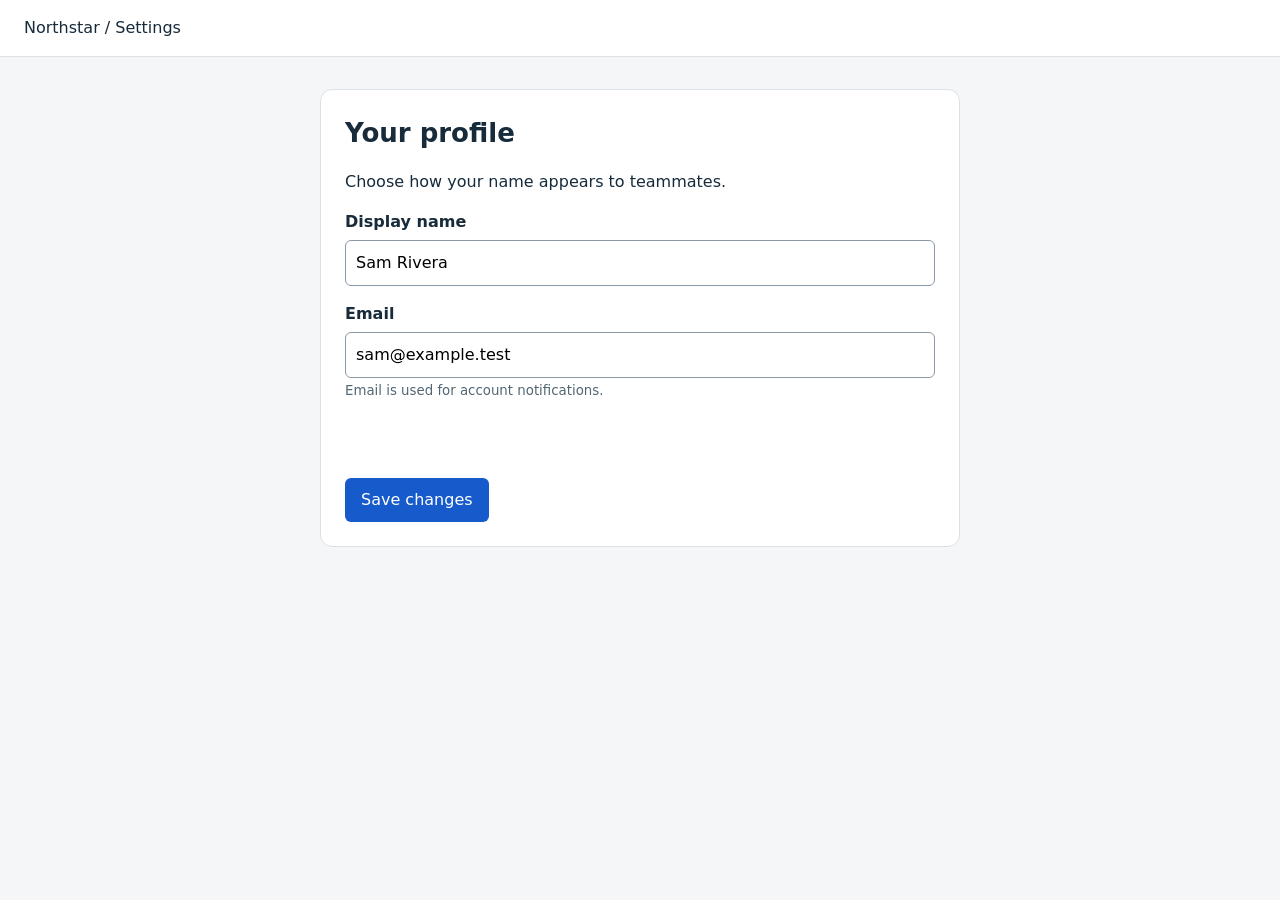
<file: evals/fixtures/local-form/index.html>
<!doctype html><html lang="en"><meta charset="utf-8"><meta name="viewport" content="width=device-width,initial-scale=1"><title>Profile settings</title>
<style>*{box-sizing:border-box}body{font:16px/1.5 system-ui;color:#172b3a;background:#f4f6f8;margin:0}header{background:white;border-bottom:1px solid #dbe1e7;padding:16px 24px}main{max-width:640px;margin:32px auto;padding:24px;background:white;border:1px solid #dbe1e7;border-radius:12px}h1{font-size:26px;margin-top:0}label{display:block;font-weight:600;margin-top:16px}input{display:block;width:100%;font:inherit;padding:10px;margin-top:6px;border:1px solid #8a99a7;border-radius:6px}button{font:inherit;padding:10px 16px;margin-top:20px;border:0;border-radius:6px;background:#165acc;color:white}#status{min-height:24px;color:#963720}small{color:#526674}@media(max-width:700px){main{margin:16px;padding:20px}}</style>
<header>Northstar / Settings</header><main><h1>Your profile</h1><p>Choose how your name appears to teammates.</p><form id="profile"><label for="name">Display name</label><input id="name" value="Sam Rivera" required><label for="email">Email</label><input id="email" type="email" value="sam@example.test" required><small>Email is used for account notifications.</small><p id="status" role="status"></p><button id="save">Save changes</button></form></main>
<script>let attempts=0;document.getElementById('profile').onsubmit=e=>{e.preventDefault();attempts++;document.getElementById('status').textContent=attempts===1?'Error 503':'Changes saved.'};</script></html>
</file>
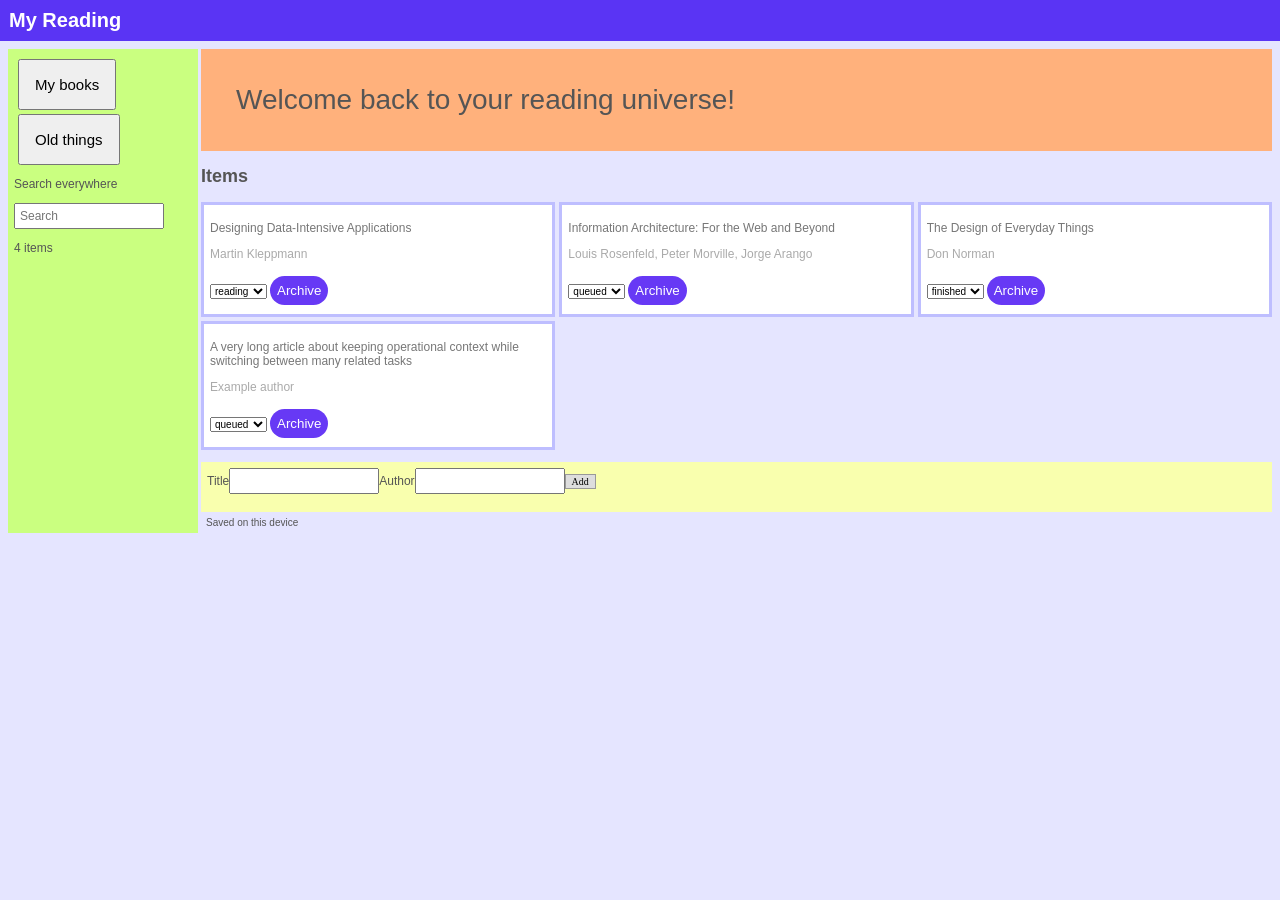
<file: evals/fixtures/reading-list/index.html>
<!doctype html>
<html lang="en"><meta charset="utf-8"><meta name="viewport" content="width=device-width, initial-scale=1"><title>My Reading</title>
<style>
*{box-sizing:border-box}body{font:12px Arial;margin:0;background:#e5e5ff;color:#555}header{padding:9px;background:#5a34f4;color:white}h1{font-size:20px;margin:0}.layout{display:flex;gap:3px;padding:8px}.menu{width:190px;flex-shrink:0;background:#caff80;padding:6px}.menu button{display:block;margin:4px;padding:15px;font-size:15px}.work{min-width:800px;flex:1}.banner{background:#ffb17c;font-size:28px;padding:35px;margin-bottom:5px}.cards{display:grid;grid-template-columns:repeat(3,1fr);gap:4px}.card{background:#fff;padding:6px;border:3px solid #bebeff}.card h2{font-size:12px;font-weight:400;color:#777}.card p{color:#aaa}.card button{background:#6739f5;color:white;border:0;margin:3px;padding:7px;border-radius:20px}.card select{font-size:10px}form{background:#f9ffae;padding:6px;margin-top:12px}input{width:150px;font:inherit;padding:4px}.add{font:10px serif;background:#ddd;border:1px solid #999}#notice{color:#c00}.footer{margin:5px;font-size:10px}
</style>
<header><h1>My Reading</h1></header><div class="layout"><aside class="menu"><button id="active">My books</button><button id="archive">Old things</button><p>Search everywhere</p><input id="search" aria-label="Search titles and authors" placeholder="Search"><p id="count"></p></aside><main class="work"><div class="banner">Welcome back to your reading universe!</div><h2 id="heading">Items</h2><div id="cards" class="cards"></div><form id="add"><span>Title</span><input id="title" aria-label="Title"><span>Author</span><input id="author" aria-label="Author"><button class="add">Add</button><p id="notice" role="alert"></p></form><p class="footer">Saved on this device</p></main></div>
<script src="model.js"></script><script src="app.js"></script></html>
</file>
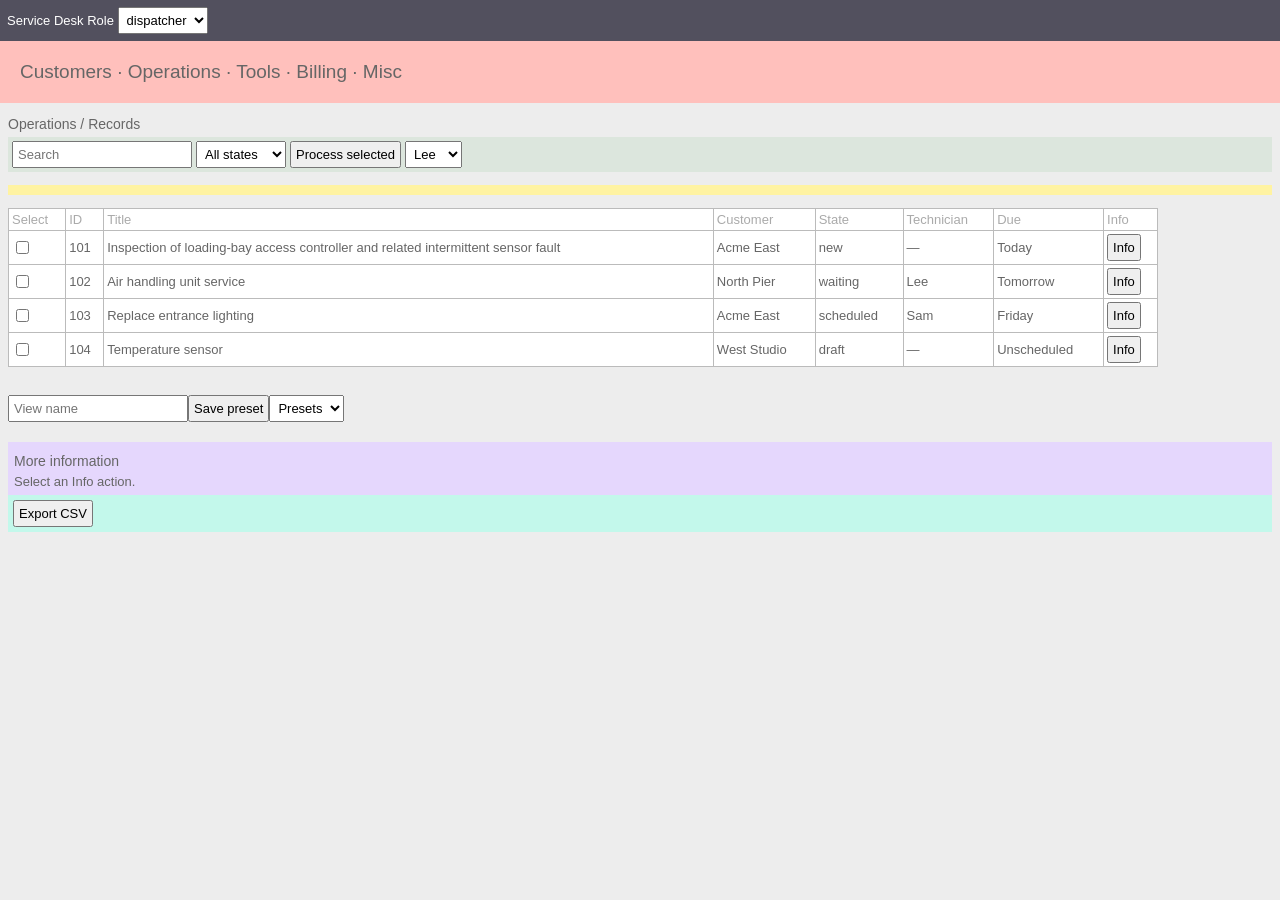
<file: evals/fixtures/service-ops/index.html>
<!doctype html><html lang="en"><meta charset="utf-8"><meta name="viewport" content="width=device-width,initial-scale=1"><title>Service Desk</title>
<style>*{box-sizing:border-box}body{font:13px Arial;margin:0;color:#666;background:#ededed}header{background:#52505e;color:white;padding:7px}nav{padding:20px;background:#ffc0bc;font-size:19px}main{padding:8px}.tools{background:#dce6dd;padding:4px;display:flex;gap:4px}button,input,select{font:inherit;padding:4px}table{width:1150px;border-collapse:collapse;background:white}th,td{border:1px solid #bbb;padding:3px;text-align:left}th{font-weight:400;color:#aaa}h1,h2{font:14px Arial;margin:5px 0}aside{background:#e5d7fd;padding:6px;margin-top:20px}#result{background:#fff3a2;padding:5px}.saved{margin-top:28px}.links{background:#c3f8eb;padding:5px}#detail{white-space:pre-line}</style>
<header>Service Desk <label>Role <select id="role"><option>dispatcher</option><option>technician</option><option>admin</option></select></label></header><nav>Customers · Operations · Tools · Billing · Misc</nav><main><h1>Operations / Records</h1><div class="tools"><input id="query" aria-label="Search work orders" placeholder="Search"><select id="status" aria-label="Status"><option value="all">All states</option><option>new</option><option>waiting</option><option>scheduled</option><option>draft</option></select><button id="assign">Process selected</button><select id="technician" aria-label="Technician"><option>Lee</option><option>Sam</option></select></div><p id="result" role="status"></p><table><thead><tr><th>Select</th><th>ID</th><th>Title</th><th>Customer</th><th>State</th><th>Technician</th><th>Due</th><th>Info</th></tr></thead><tbody id="rows"></tbody></table><div class="saved"><input id="view-name" aria-label="View name" placeholder="View name"><button id="save-view">Save preset</button><select id="views" aria-label="Saved view"><option value="">Presets</option></select></div><aside><h2>More information</h2><div id="detail">Select an Info action.</div></aside><div class="links"><button id="export">Export CSV</button></div></main><script src="model.js"></script><script src="app.js"></script></html>
</file>
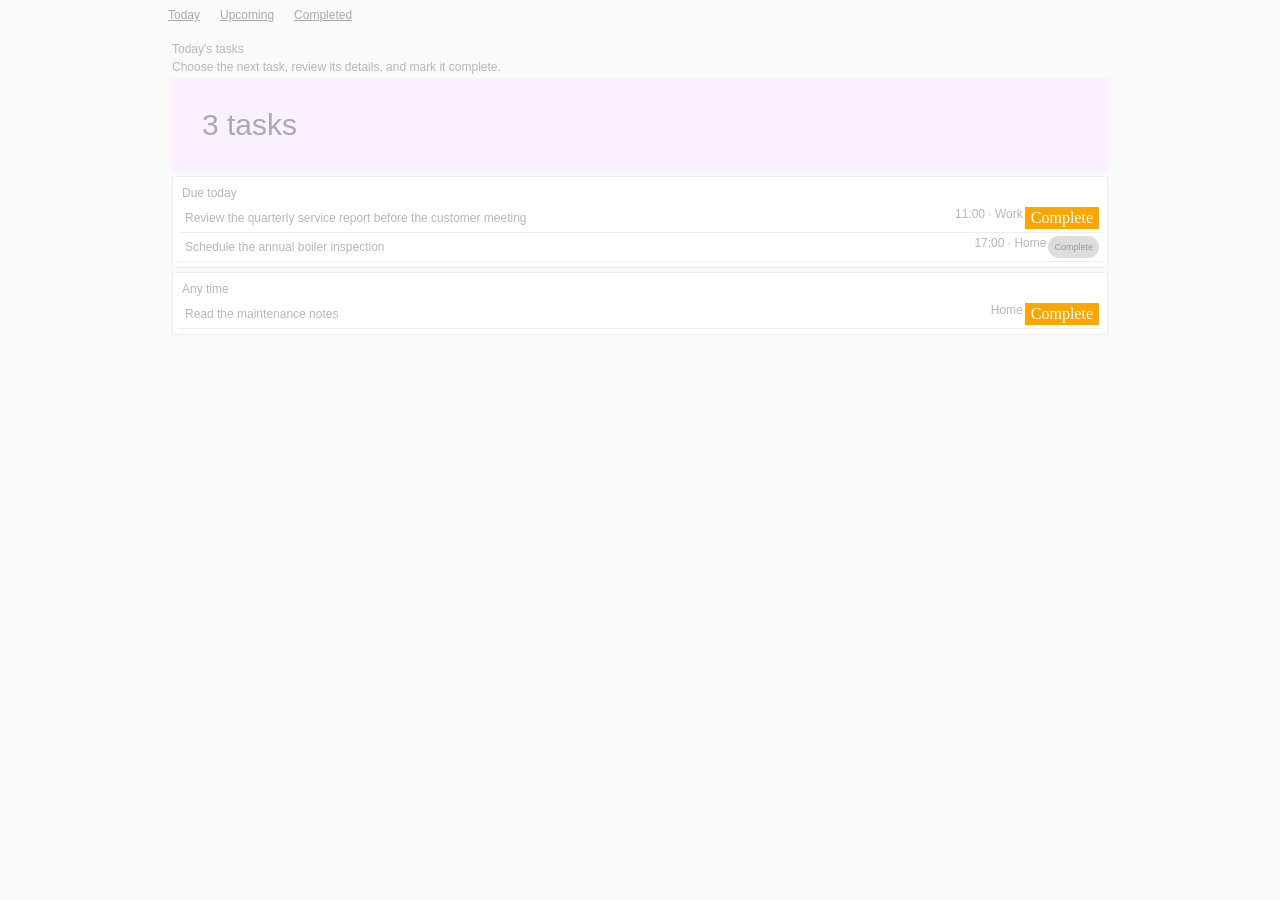
<file: evals/fixtures/visual-task/index.html>
<!doctype html><html lang="en"><meta charset="utf-8"><meta name="viewport" content="width=device-width,initial-scale=1"><title>Today's tasks</title>
<style>*{box-sizing:border-box}body{font:12px Arial;margin:0;background:#fafafa;color:#b7b7b7}header,main{max-width:960px;margin:auto;padding:8px}h1,h2,h3,p{font:12px Arial;margin:4px}section{background:white;padding:5px;margin:4px;border:1px solid #eee}.task{display:flex;gap:2px;padding:3px;border-bottom:1px solid #eee}.task h3{width:50%}.task button{font:9px Arial;color:#999;background:#ddd;border:0;border-radius:20px}.task:nth-child(2) button{border-radius:0;background:orange;color:white;font:16px serif}.summary{font-size:30px;color:#aaa;padding:30px;background:#faf0ff}nav{display:flex;gap:20px}a{color:#aaa}.meta{margin-left:auto}</style>
<header><nav><a href="#today" aria-current="page">Today</a><a href="#upcoming">Upcoming</a><a href="#completed">Completed</a></nav></header><main><h1 id="today">Today's tasks</h1><p>Choose the next task, review its details, and mark it complete.</p><p class="summary">3 tasks</p><section aria-labelledby="priority"><h2 id="priority">Due today</h2><article class="task"><h3>Review the quarterly service report before the customer meeting</h3><span class="meta">11:00 · Work</span><button>Complete</button></article><article class="task"><h3>Schedule the annual boiler inspection</h3><span class="meta">17:00 · Home</span><button>Complete</button></article></section><section><h2>Any time</h2><article class="task"><h3>Read the maintenance notes</h3><span class="meta">Home</span><button>Complete</button></article></section></main></html>
</file>
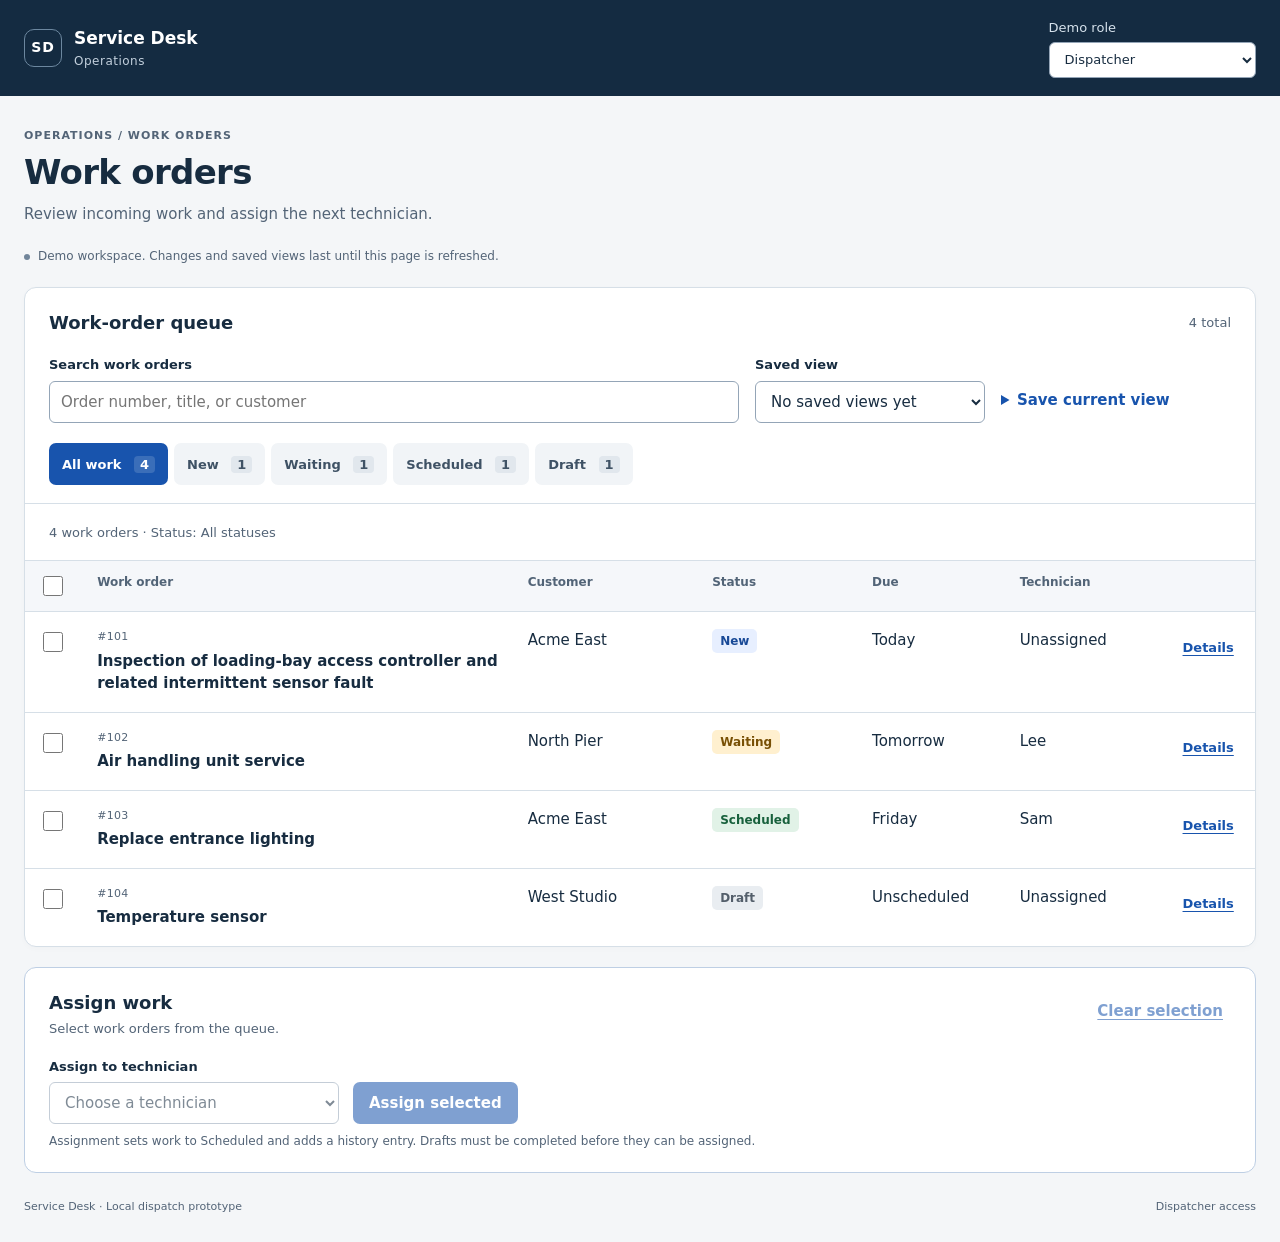
<file: evals/results/2026-11-05/commercial-flow/baseline/index.html>
<!doctype html>
<html lang="en">
<head>
  <meta charset="utf-8">
  <meta name="viewport" content="width=device-width, initial-scale=1">
  <title>Work orders · Service Desk</title>
  <link rel="stylesheet" href="styles.css">
  <script src="model.js" defer></script>
  <script src="triage.js" defer></script>
  <script src="app.js" defer></script>
</head>
<body>
  <a class="skip-link" href="#main">Skip to work orders</a>
  <header class="site-header">
    <div class="brand"><span class="brand-mark" aria-hidden="true">SD</span><span>Service Desk<small>Operations</small></span></div>
    <div class="actor-controls">
      <label for="role">Demo role<select id="role"><option value="dispatcher">Dispatcher</option><option value="technician">Technician</option><option value="admin">Admin</option></select></label>
      <label id="viewer-field" for="viewer" hidden>Demo technician<select id="viewer"><option>Lee</option><option>Sam</option></select></label>
    </div>
  </header>
  <main id="main" tabindex="-1">
    <div class="page-heading">
      <div><p class="eyebrow">Operations / Work orders</p><h1 id="page-title">Work orders</h1><p id="page-description">Review incoming work and assign the next technician.</p></div>
      <button id="export" class="secondary" hidden>Export all work orders</button>
    </div>
    <p class="demo-note"><span class="demo-dot" aria-hidden="true"></span>Demo workspace. Changes and saved views last until this page is refreshed.</p>
    <p id="role-note" class="role-note" hidden></p>

    <section class="queue" aria-labelledby="queue-title">
      <div class="queue-heading"><h2 id="queue-title">Work-order queue</h2><span id="total-count" class="muted"></span></div>
      <div class="filter-toolbar">
        <div class="search-field"><label for="query">Search work orders</label><input type="search" id="query" placeholder="Order number, title, or customer" autocomplete="off"></div>
        <div class="view-field"><label for="views">Saved view</label><select id="views"><option value="">Choose a saved view</option></select></div>
        <details id="save-view-panel" class="save-view-panel"><summary>Save current view</summary><form id="save-view-form" novalidate><label for="view-name">View name</label><input id="view-name" aria-describedby="view-help view-error" placeholder="e.g. Acme waiting"><p id="view-help" class="field-help">Saves this search and status. An existing name replaces that view.</p><p id="view-error" class="field-error"></p><button class="primary" type="submit">Save view</button></form></details>
      </div>
      <div class="status-filters" role="group" aria-label="Filter work orders by status">
        <button type="button" data-status="all" aria-pressed="true">All work <span id="count-all">0</span></button>
        <button type="button" data-status="new" aria-pressed="false">New <span id="count-new">0</span></button>
        <button type="button" data-status="waiting" aria-pressed="false">Waiting <span id="count-waiting">0</span></button>
        <button type="button" data-status="scheduled" aria-pressed="false">Scheduled <span id="count-scheduled">0</span></button>
        <button type="button" data-status="draft" aria-pressed="false">Draft <span id="count-draft">0</span></button>
      </div>
      <div class="result-summary"><p id="filter-summary" role="status" aria-live="polite"></p><button id="clear-filters" type="button" class="text-button" hidden>Clear filters</button></div>
      <div class="table-region" role="region" aria-label="Work orders; scroll horizontally on narrow screens" tabindex="0">
        <table>
          <caption class="sr-only">Work orders matching the current search and status</caption>
          <thead><tr><th scope="col" id="selection-heading"><input id="select-visible" type="checkbox" aria-label="Select all visible work orders"></th><th scope="col">Work order</th><th scope="col">Customer</th><th scope="col">Status</th><th scope="col">Due</th><th scope="col">Technician</th><th scope="col"><span class="sr-only">Details</span></th></tr></thead>
          <tbody id="rows"></tbody>
        </table>
      </div>
      <div id="empty-state" class="empty-state" hidden><h3 id="empty-title">No work orders match</h3><p id="empty-description">Try another search or status.</p><button id="empty-clear" class="secondary">Clear filters</button></div>
    </section>

    <section id="assignment-area" class="assignment-area" aria-labelledby="assignment-title">
      <div class="assignment-top"><div><h2 id="assignment-title">Assign work</h2><p id="selection-summary" aria-live="polite">Select work orders from the queue.</p></div><button id="clear-selection" class="text-button" disabled>Clear selection</button></div>
      <details id="selected-review" hidden><summary id="selected-review-label">Review selected work orders</summary><ul id="selected-list"></ul></details>
      <form id="assignment-form" class="assignment-form" novalidate>
        <div class="technician-field"><label for="technician">Assign to technician</label><select id="technician" aria-describedby="assignment-help technician-error"><option value="">Choose a technician</option><option>Lee</option><option>Sam</option></select><p id="technician-error" class="field-error"></p></div>
        <button id="assign" type="submit" class="primary" disabled>Assign selected</button>
      </form>
      <p id="assignment-help" class="field-help">Assignment sets work to Scheduled and adds a history entry. Drafts must be completed before they can be assigned.</p>
    </section>

    <section id="feedback" class="feedback" role="status" aria-live="polite" aria-atomic="true" hidden><h2 id="feedback-title" tabindex="-1"></h2><ul id="feedback-items"></ul></section>
    <footer class="page-footer"><span>Service Desk · Local dispatch prototype</span><span id="permission-summary">Dispatcher access</span></footer>
  </main>

  <dialog id="detail-dialog" aria-labelledby="detail-title">
    <div class="dialog-heading"><p id="detail-id" class="eyebrow"></p><button id="close-detail" class="secondary" type="button" aria-label="Close work-order details">Close</button></div>
    <h2 id="detail-title" tabindex="-1"></h2>
    <dl id="detail-fields" class="detail-fields"></dl>
    <p id="draft-note" class="draft-note" hidden>Complete this draft before assignment. Draft completion is outside this prototype; its details and history remain available here.</p>
    <section class="history-section" aria-labelledby="history-title"><h3 id="history-title">History</h3><ol id="detail-history" class="history-list"></ol></section>
    <div class="dialog-footer"><button id="detail-select" class="primary" type="button">Select and return to queue</button><button id="return-to-queue" class="secondary" type="button">Return to queue</button></div>
  </dialog>
  <noscript><p class="noscript">JavaScript is required to use this local work-order prototype.</p></noscript>
</body>
</html>
</file>
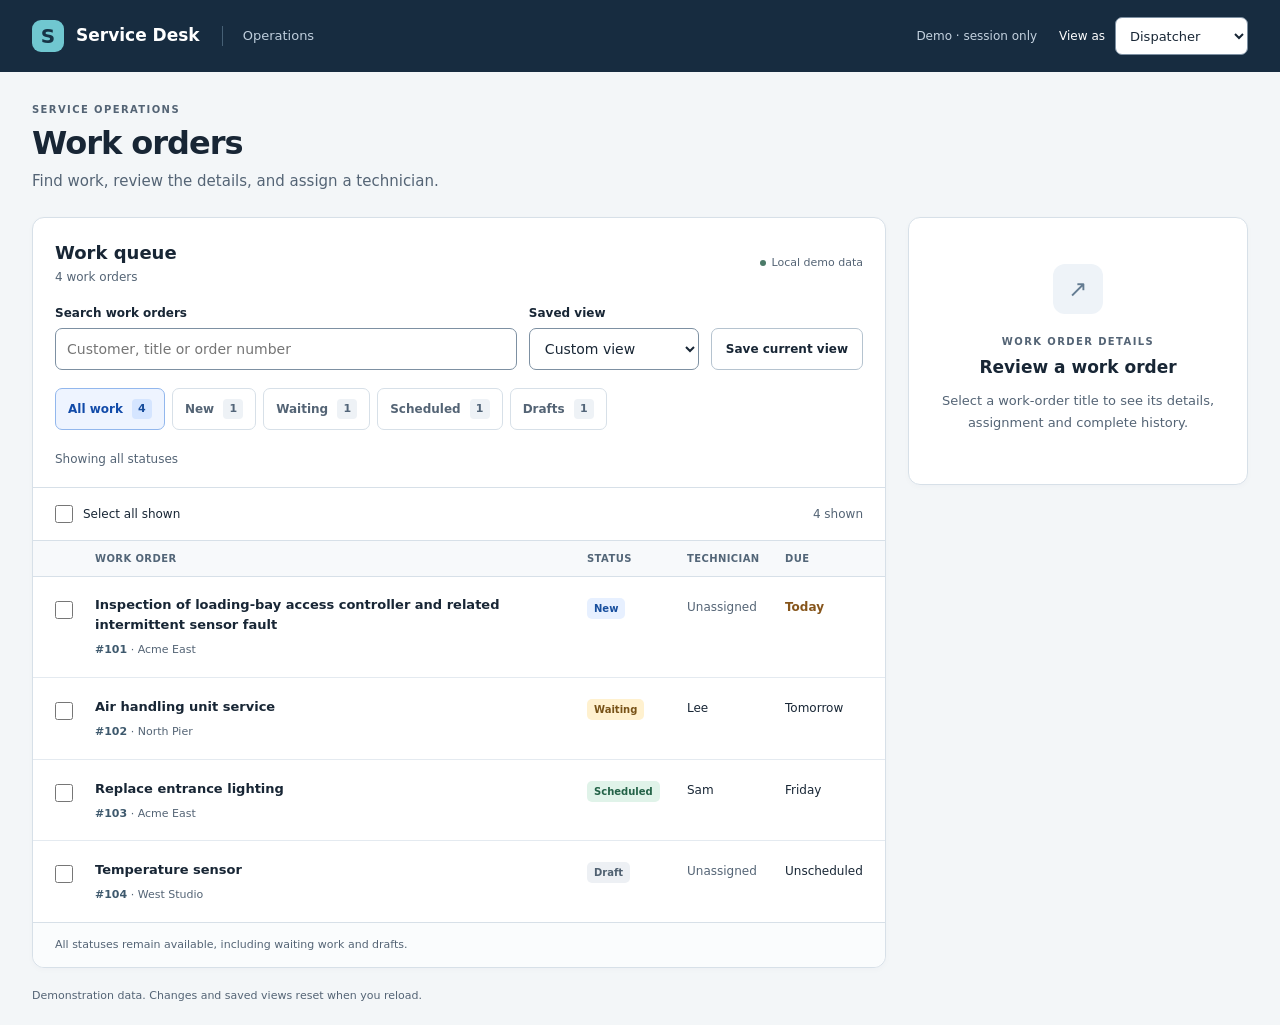
<file: evals/results/2026-11-05/commercial-flow/candidate/index.html>
<!doctype html>
<html lang="en">
<head>
  <meta charset="utf-8">
  <meta name="viewport" content="width=device-width,initial-scale=1">
  <title>Work orders · Service Desk</title>
  <link rel="stylesheet" href="styles.css">
</head>
<body>
  <a class="skip-link" href="#queue-heading">Skip to work orders</a>
  <header class="app-header">
    <div class="brand"><span class="brand-mark" aria-hidden="true">S</span><span>Service Desk</span><span class="product-area">Operations</span></div>
    <div class="session-controls"><span class="demo-label">Demo · session only</span><label for="role">View as</label><select id="role"><option value="dispatcher">Dispatcher</option><option value="technician">Technician</option><option value="admin">Admin</option></select></div>
  </header>
  <main>
    <div class="page-heading">
      <div><p class="eyebrow">SERVICE OPERATIONS</p><h1>Work orders</h1><p class="intro">Find work, review the details, and assign a technician.</p></div>
      <button id="export" class="button secondary" hidden>Export all CSV</button>
    </div>
    <p id="role-notice" class="notice" hidden>Technician view is read only. You can inspect work orders and their history.</p>
    <div id="result" class="feedback" role="status" aria-live="polite" aria-atomic="true" hidden></div>
    <div class="workspace">
      <section class="queue-panel panel" aria-labelledby="queue-heading">
        <div class="queue-top"><div><h2 id="queue-heading" tabindex="-1">Work queue</h2><p id="result-count" class="muted" aria-live="polite" aria-atomic="true">4 work orders</p></div><span class="live-label"><span aria-hidden="true"></span>Local demo data</span></div>
        <div class="filters">
          <div class="search-field field"><label for="query">Search work orders</label><input id="query" type="search" placeholder="Customer, title or order number" autocomplete="off"></div>
          <div class="field saved-field"><label for="views">Saved view</label><select id="views"><option value="">Custom view</option></select></div>
          <button id="open-save-view" class="button secondary save-trigger" aria-expanded="false" aria-controls="save-view-panel">Save current view</button>
        </div>
        <form id="save-view-panel" class="inline-form" hidden novalidate>
          <div class="field"><label for="view-name">View name</label><input id="view-name" placeholder="e.g. Acme waiting for access" aria-describedby="view-help view-error"><p id="view-help" class="field-help">Saves your search and status for this session. An existing name updates that view.</p><p id="view-error" class="field-error" hidden></p></div>
          <div class="form-actions"><button id="save-view" class="button primary" type="submit">Save view</button><button id="cancel-save-view" class="button secondary" type="button">Cancel</button></div>
        </form>
        <div id="status-filters" class="status-filters" role="group" aria-label="Filter work orders by status">
          <button id="status-all" data-status="all" class="status-filter" aria-pressed="true">All work <span id="count-all" class="filter-count">4</span></button>
          <button id="status-new" data-status="new" class="status-filter" aria-pressed="false">New <span id="count-new" class="filter-count">1</span></button>
          <button id="status-waiting" data-status="waiting" class="status-filter" aria-pressed="false">Waiting <span id="count-waiting" class="filter-count">1</span></button>
          <button id="status-scheduled" data-status="scheduled" class="status-filter" aria-pressed="false">Scheduled <span id="count-scheduled" class="filter-count">1</span></button>
          <button id="status-draft" data-status="draft" class="status-filter" aria-pressed="false">Drafts <span id="count-draft" class="filter-count">1</span></button>
        </div>
        <div class="view-summary"><p id="filter-summary" class="muted">Showing all statuses</p><button id="clear-filters" class="text-button" hidden>Clear filters</button></div>
        <form id="assignment-panel" class="assignment-panel" aria-labelledby="selection-heading" hidden novalidate>
          <div class="selection-heading"><div><h3 id="selection-heading">Selected work</h3><p id="selection-count" class="muted"></p></div><button id="clear-selection" class="text-button" type="button">Clear selection</button></div>
          <ul id="selected-orders" class="selected-orders" aria-label="All selected work orders"></ul>
          <p id="draft-warning" class="draft-warning" hidden>Drafts need completion before assignment. Other selected work can still be assigned.</p>
          <div class="assign-controls"><div class="field"><label for="technician">Assign to technician</label><select id="technician" aria-describedby="technician-error"><option value="">Choose a technician</option><option value="Lee">Lee</option><option value="Sam">Sam</option></select><p id="technician-error" class="field-error" hidden></p></div><button id="assign" class="button primary" type="submit">Assign selected</button></div>
          <p class="field-help">Assignment moves eligible work to Scheduled and records the change in history.</p>
        </form>
        <div class="queue-actions"><label id="select-all-label" class="check-label" for="select-all"><input id="select-all" type="checkbox">Select all shown</label><span id="shown-count" class="muted"></span></div>
        <div class="column-labels" aria-hidden="true"><span></span><span>Work order</span><span>Status</span><span>Technician</span><span>Due</span></div>
        <ul id="rows" class="order-list" aria-label="Work orders"></ul>
        <div id="empty-state" class="empty-state" hidden><span class="empty-symbol" aria-hidden="true">⌕</span><h3>No work orders match</h3><p>Try another search or clear your filters to see all work.</p><button id="empty-clear" class="button secondary">Clear filters</button></div>
        <p class="queue-footnote">All statuses remain available, including waiting work and drafts.</p>
      </section>
      <aside id="detail" class="detail-panel panel" aria-labelledby="detail-heading">
        <div id="detail-empty" class="detail-empty"><span class="detail-icon" aria-hidden="true">↗</span><p class="eyebrow">WORK ORDER DETAILS</p><h2 id="detail-heading" tabindex="-1">Review a work order</h2><p>Select a work-order title to see its details, assignment and complete history.</p></div>
        <div id="detail-content" hidden></div>
      </aside>
    </div>
    <footer>Demonstration data. Changes and saved views reset when you reload.</footer>
  </main>
  <noscript><p class="notice">Enable JavaScript to search, inspect and assign demonstration work orders.</p></noscript>
  <script src="model.js"></script>
  <script src="app.js"></script>
</body>
</html>
</file>
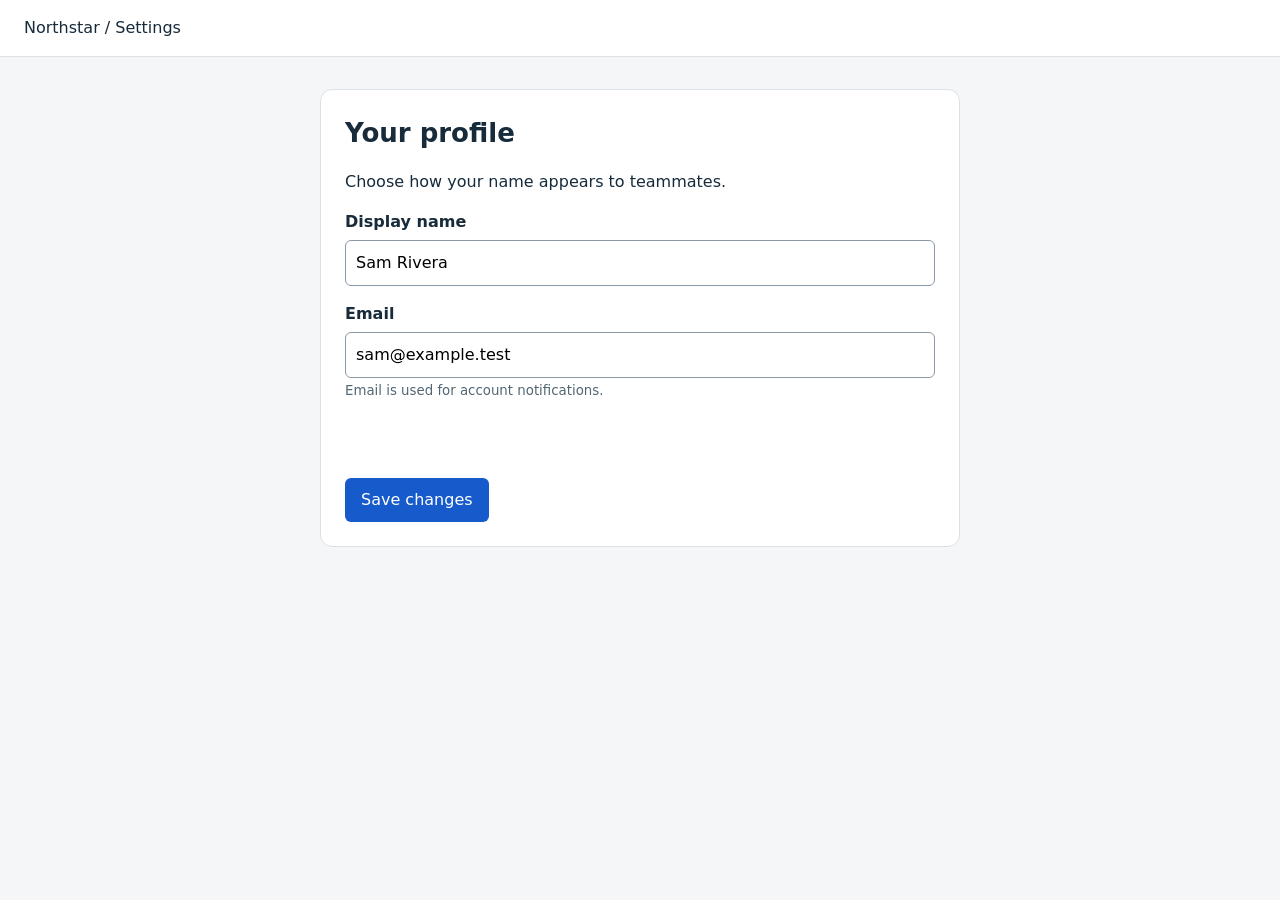
<file: evals/results/2026-11-05/local-fix/baseline/index.html>
<!doctype html><html lang="en"><meta charset="utf-8"><meta name="viewport" content="width=device-width,initial-scale=1"><title>Profile settings</title>
<style>*{box-sizing:border-box}body{font:16px/1.5 system-ui;color:#172b3a;background:#f4f6f8;margin:0}header{background:white;border-bottom:1px solid #dbe1e7;padding:16px 24px}main{max-width:640px;margin:32px auto;padding:24px;background:white;border:1px solid #dbe1e7;border-radius:12px}h1{font-size:26px;margin-top:0}label{display:block;font-weight:600;margin-top:16px}input{display:block;width:100%;font:inherit;padding:10px;margin-top:6px;border:1px solid #8a99a7;border-radius:6px}button{font:inherit;padding:10px 16px;margin-top:20px;border:0;border-radius:6px;background:#165acc;color:white}#status{min-height:24px;color:#963720}small{color:#526674}@media(max-width:700px){main{margin:16px;padding:20px}}</style>
<header>Northstar / Settings</header><main><h1>Your profile</h1><p>Choose how your name appears to teammates.</p><form id="profile"><label for="name">Display name</label><input id="name" value="Sam Rivera" required><label for="email">Email</label><input id="email" type="email" value="sam@example.test" required><small>Email is used for account notifications.</small><p id="status" role="status"></p><button id="save">Save changes</button></form></main>
<script>
let attempts = 0;
document.getElementById('profile').onsubmit = e => {
  e.preventDefault();
  attempts++;
  const failed = attempts === 1;
  document.getElementById('status').textContent = failed
    ? 'We couldn’t save your changes. Your entries are still here. Please try again.'
    : 'Changes saved.';
  document.getElementById('save').textContent = failed ? 'Retry save' : 'Save changes';
};
</script></html>
</file>
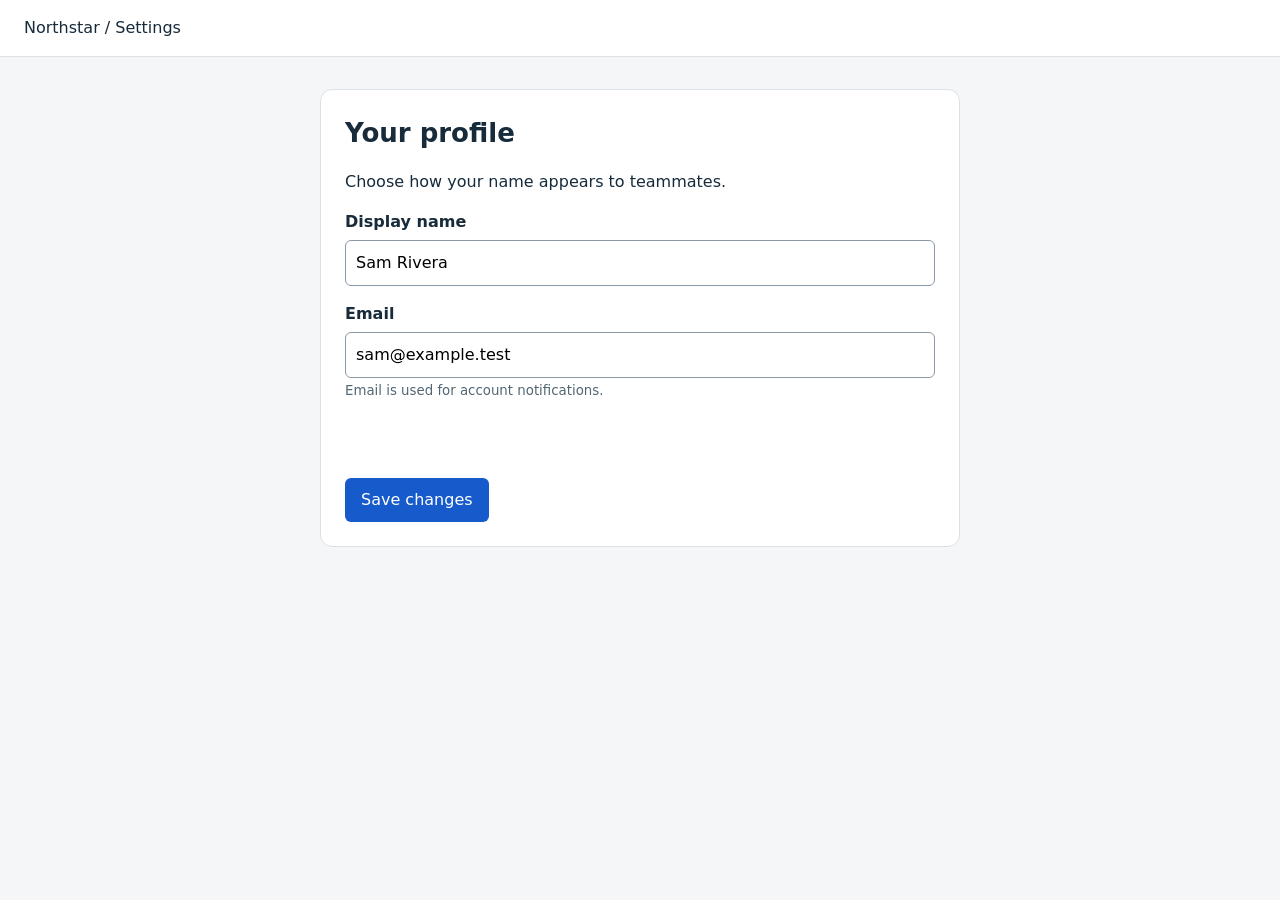
<file: evals/results/2026-11-05/local-fix/candidate/index.html>
<!doctype html><html lang="en"><meta charset="utf-8"><meta name="viewport" content="width=device-width,initial-scale=1"><title>Profile settings</title>
<style>*{box-sizing:border-box}body{font:16px/1.5 system-ui;color:#172b3a;background:#f4f6f8;margin:0}header{background:white;border-bottom:1px solid #dbe1e7;padding:16px 24px}main{max-width:640px;margin:32px auto;padding:24px;background:white;border:1px solid #dbe1e7;border-radius:12px}h1{font-size:26px;margin-top:0}label{display:block;font-weight:600;margin-top:16px}input{display:block;width:100%;font:inherit;padding:10px;margin-top:6px;border:1px solid #8a99a7;border-radius:6px}button{font:inherit;padding:10px 16px;margin-top:20px;border:0;border-radius:6px;background:#165acc;color:white}#status{min-height:24px;color:#963720}small{color:#526674}@media(max-width:700px){main{margin:16px;padding:20px}}</style>
<header>Northstar / Settings</header><main><h1>Your profile</h1><p>Choose how your name appears to teammates.</p><form id="profile"><label for="name">Display name</label><input id="name" value="Sam Rivera" required><label for="email">Email</label><input id="email" type="email" value="sam@example.test" required><small>Email is used for account notifications.</small><p id="status" role="status"></p><button id="save">Save changes</button></form></main>
<script>
let attempts = 0;
document.getElementById('profile').onsubmit = e => {
  e.preventDefault();
  attempts++;
  const status = document.getElementById('status');
  const save = document.getElementById('save');

  if (attempts === 1) {
    status.textContent = 'We couldn’t save your changes. Your edits are still here. Please try again.';
    save.textContent = 'Retry save';
  } else {
    status.textContent = 'Changes saved.';
    save.textContent = 'Save changes';
  }
};
</script></html>
</file>
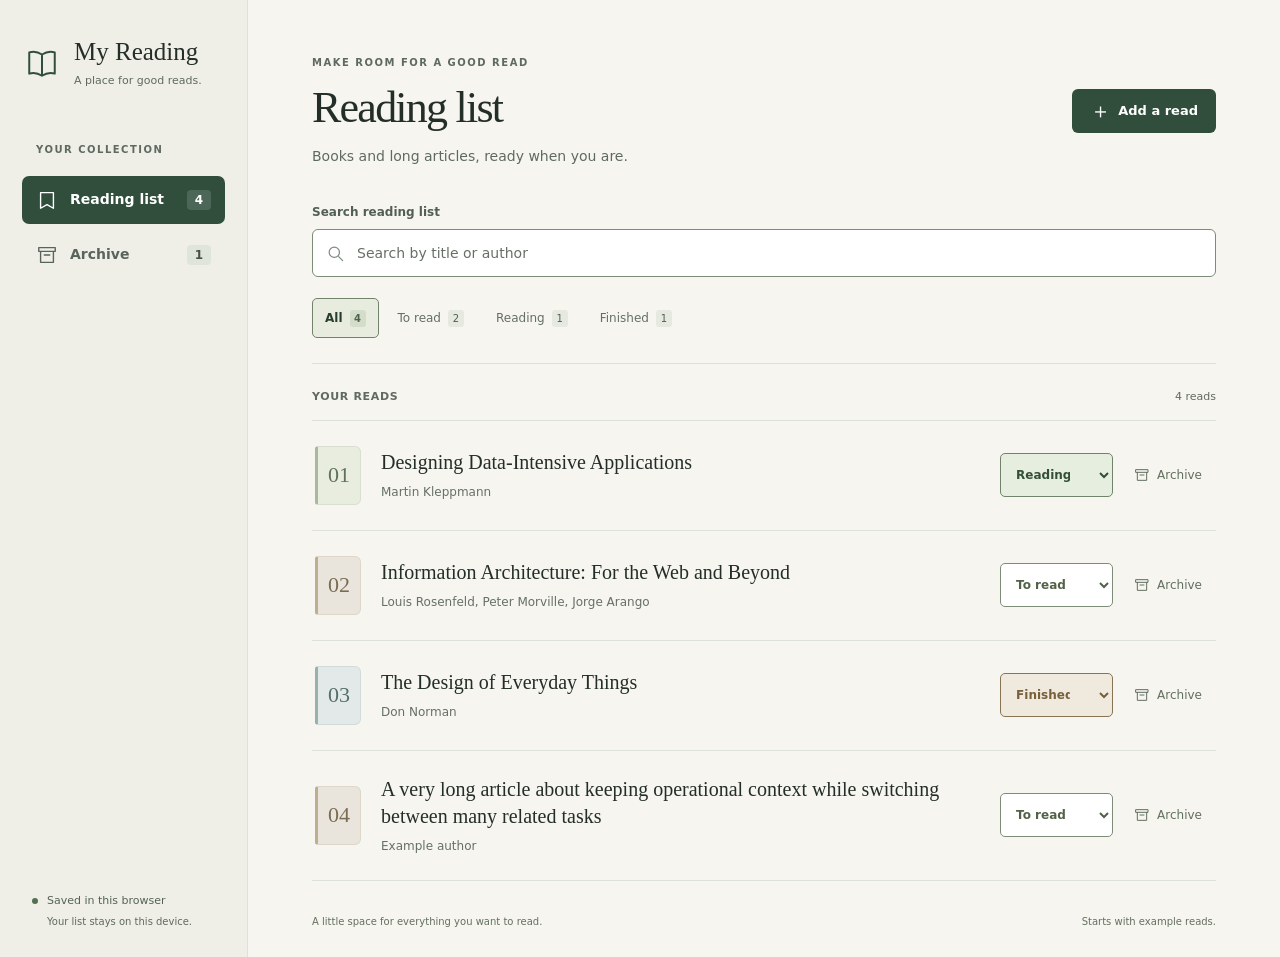
<file: evals/results/2026-11-05/natural-redesign/baseline/index.html>
<!doctype html>
<html lang="en">
<head>
  <meta charset="utf-8">
  <meta name="viewport" content="width=device-width, initial-scale=1">
  <meta name="theme-color" content="#f6f5ef">
  <title>Reading list · My Reading</title>
  <link rel="stylesheet" href="styles.css">
  <script src="model.js" defer></script>
  <script src="reading-state.js" defer></script>
  <script src="app.js" defer></script>
</head>
<body>
  <a class="skip-link" href="#main">Skip to reading list</a>
  <div class="app-shell">
    <aside class="sidebar" aria-label="Reading collection">
      <a class="brand" href="#reading" aria-label="My Reading home">
        <span class="brand-mark" aria-hidden="true"><svg viewBox="0 0 24 24"><path d="M3 4.5c3-1 6-.5 9 1.5 3-2 6-2.5 9-1.5v15c-3-1-6-.5-9 1.5-3-2-6-2.5-9-1.5zM12 6v15"/></svg></span>
        <span>My Reading<span class="brand-caption">A place for good reads.</span></span>
      </a>
      <nav class="navigation" aria-label="Collections">
        <p class="eyebrow nav-caption">Your collection</p>
        <a id="active" class="nav-link" href="#reading" aria-current="page">
          <svg viewBox="0 0 24 24" aria-hidden="true"><path d="M5 4h14v17l-7-4-7 4z"/></svg>
          <span>Reading list</span><span id="active-count" class="nav-count">0</span>
        </a>
        <a id="archive" class="nav-link" href="#archive">
          <svg viewBox="0 0 24 24" aria-hidden="true"><path d="M3 4h18v4H3zM5 8v12h14V8M9 12h6"/></svg>
          <span>Archive</span><span id="archive-count" class="nav-count">0</span>
        </a>
      </nav>
      <div class="sidebar-note">
        <span class="storage-dot" id="storage-dot" aria-hidden="true"></span>
        <p id="storage-status">Saved in this browser</p>
        <p class="storage-detail">Your list stays on this device.</p>
      </div>
    </aside>

    <main id="main" class="workspace" tabindex="-1">
      <header class="page-header">
        <div><p class="eyebrow">Make room for a good read</p><h1 id="heading" tabindex="-1">Reading list</h1><p id="view-description" class="description">Books and long articles, ready when you are.</p></div>
        <button id="open-add" class="button primary" type="button" aria-expanded="false" aria-controls="add-panel"><span aria-hidden="true">＋</span> Add a read</button>
      </header>

      <section id="storage-warning" class="storage-warning" aria-label="Saving problem" hidden>
        <p id="storage-message" role="alert"></p><button id="retry-save" class="button secondary" type="button">Retry saving</button>
      </section>

      <section id="add-panel" class="add-panel" aria-labelledby="add-heading" hidden>
        <div class="panel-heading"><h2 id="add-heading">Add to your reading list</h2><p>New reads start in “To read”.</p></div>
        <form id="add" novalidate>
          <div class="form-fields">
            <div class="field"><label for="title">Title <span>(required)</span></label><input id="title" name="title" autocomplete="off" required aria-describedby="title-error" placeholder="What would you like to read?"><p id="title-error" class="field-error" role="alert"></p></div>
            <div class="field"><label for="author">Author <span>(optional)</span></label><input id="author" name="author" autocomplete="off" placeholder="Name or publication"></div>
          </div>
          <div class="form-actions"><button class="button primary" type="submit">Add to list</button><button id="cancel-add" class="button quiet" type="button">Cancel</button></div>
        </form>
      </section>

      <div id="feedback" class="feedback" hidden><p id="notice" role="status" aria-live="polite" aria-atomic="true"></p><button id="undo" type="button" class="undo-button" hidden>Undo</button></div>

      <section class="collection" aria-labelledby="results-heading">
        <div class="search-row">
          <div class="search-field"><label id="search-label" for="search">Search reading list</label><div class="search-control"><svg viewBox="0 0 24 24" aria-hidden="true"><circle cx="10.5" cy="10.5" r="6.5"/><path d="m16 16 5 5"/></svg><input id="search" type="search" placeholder="Search by title or author" autocomplete="off"><button id="clear-search" type="button" aria-label="Clear search" hidden>×</button></div></div>
        </div>
        <div class="filter-row"><div id="status-filters" class="filters" role="group" aria-label="Filter by reading status">
          <button class="filter" type="button" data-status="all" aria-pressed="true">All <span id="filter-count-all">0</span></button>
          <button class="filter" type="button" data-status="queued" aria-pressed="false">To read <span id="filter-count-queued">0</span></button>
          <button class="filter" type="button" data-status="reading" aria-pressed="false">Reading <span id="filter-count-reading">0</span></button>
          <button class="filter" type="button" data-status="finished" aria-pressed="false">Finished <span id="filter-count-finished">0</span></button>
        </div><button id="reset-filters" class="text-button" type="button" hidden>Clear filters</button></div>
        <div class="list-meta"><h2 id="results-heading" tabindex="-1">Your reads</h2><p id="count" role="status" aria-live="polite" aria-atomic="true"></p></div>
        <div id="cards" class="reading-list"></div>
        <div id="empty" class="empty-state" hidden>
          <div class="empty-icon" aria-hidden="true"><svg viewBox="0 0 24 24"><path d="M4 4h16v16H4zM8 8h8M8 12h6M8 16h4"/></svg></div>
          <h3 id="empty-title"></h3><p id="empty-description"></p><button id="empty-action" class="button secondary" type="button"></button>
        </div>
      </section>
      <footer class="workspace-footer"><span>A little space for everything you want to read.</span><span id="example-note">Starts with example reads.</span></footer>
      <noscript><p class="storage-warning">Enable JavaScript to add reads, search your collection, and save changes.</p></noscript>
    </main>
  </div>
</body>
</html>
</file>
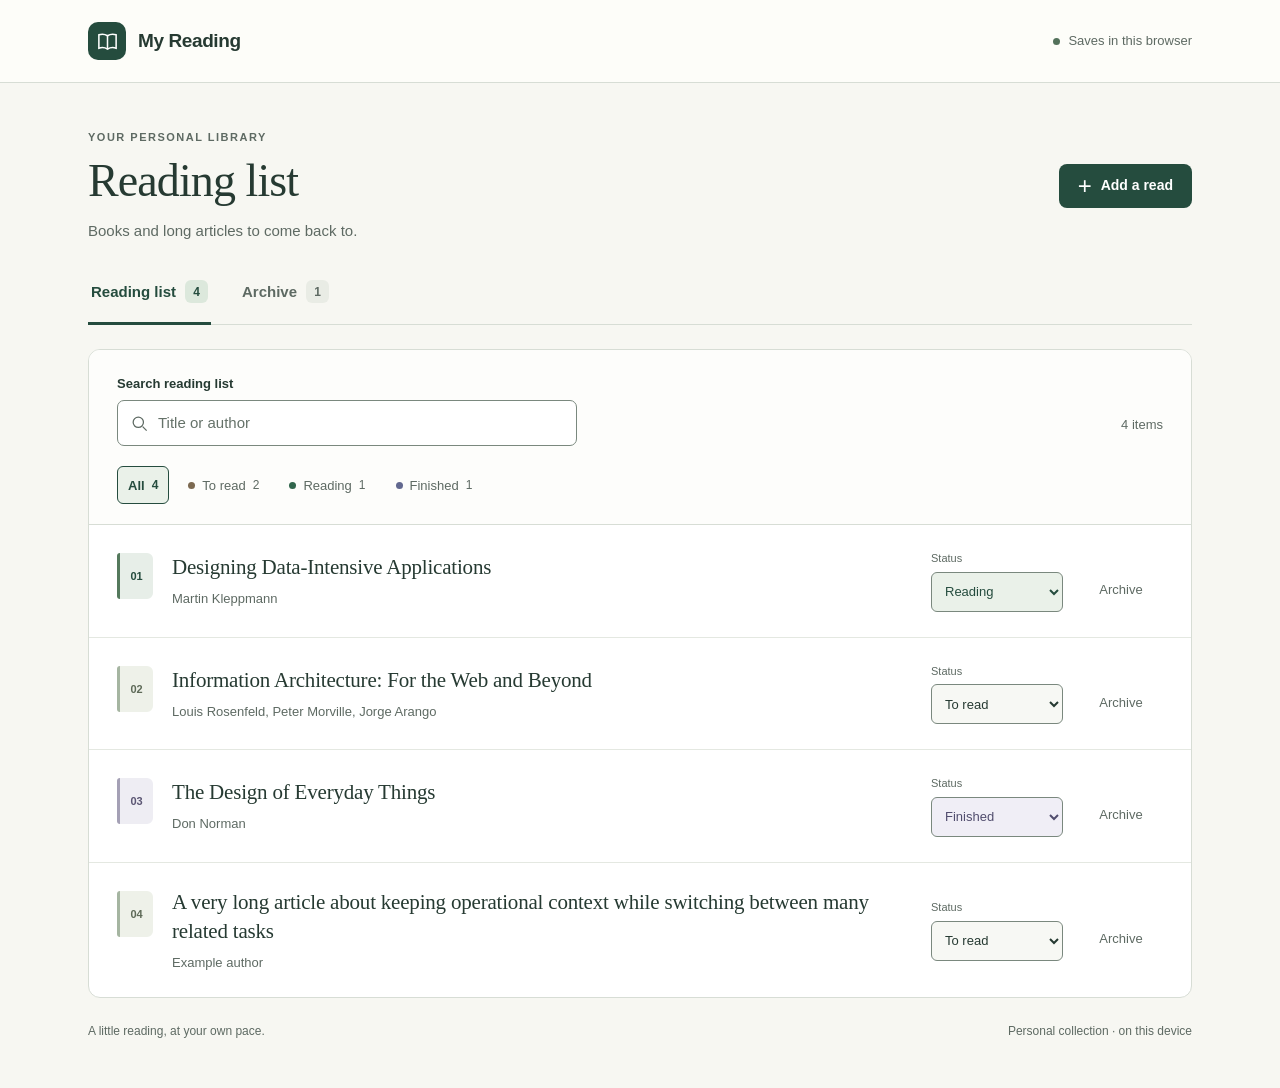
<file: evals/results/2026-11-05/natural-redesign/candidate/index.html>
<!doctype html>
<html lang="en">
<head>
  <meta charset="utf-8">
  <meta name="viewport" content="width=device-width, initial-scale=1">
  <meta name="theme-color" content="#254c3e">
  <title>Reading list · My Reading</title>
  <link rel="stylesheet" href="styles.css">
</head>
<body>
  <a class="skip-link" href="#main-content">Skip to reading list</a>
  <header class="site-header">
    <div class="header-inner">
      <div class="brand">
        <span class="brand-mark" aria-hidden="true">
          <svg viewBox="0 0 24 24" fill="none" stroke="currentColor" stroke-width="1.6"><path d="M12 6c-3-2-6-2-9-1v14c3-1 6-1 9 1 3-2 6-2 9-1V5c-3-1-6-1-9 1Z"/><path d="M12 6v14"/></svg>
        </span>
        <span>My Reading</span>
      </div>
      <p class="storage-state" id="storage-state">Saves in this browser</p>
    </div>
  </header>

  <main id="main-content" class="workspace" tabindex="-1">
    <div id="storage-warning" class="storage-warning" hidden>
      <p id="storage-warning-text" role="alert"></p>
      <button id="retry-save" type="button" class="button button-secondary" hidden>Try saving again</button>
    </div>

    <div class="page-intro">
      <div>
        <p class="eyebrow">Your personal library</p>
        <h1 id="heading" tabindex="-1">Reading list</h1>
        <p id="view-description" class="description">Books and long articles to come back to.</p>
      </div>
      <button type="button" id="open-add" class="button button-primary" aria-expanded="false" aria-controls="add-panel">
        <span aria-hidden="true" class="plus">+</span> Add a read
      </button>
    </div>

    <div class="collection-switcher" role="group" aria-label="Reading collections">
      <button type="button" id="active" class="collection-button" aria-pressed="true">
        Reading list <span id="active-count" class="count-badge" aria-hidden="true">0</span>
      </button>
      <button type="button" id="archive" class="collection-button" aria-pressed="false">
        Archive <span id="archive-count" class="count-badge" aria-hidden="true">0</span>
      </button>
    </div>

    <section id="add-panel" class="add-panel" aria-labelledby="add-heading" hidden>
      <div class="section-intro">
        <h2 id="add-heading">Save your next read</h2>
        <p>New items go to your reading list with the status “To read”.</p>
      </div>
      <form id="add" novalidate>
        <div class="form-fields">
          <div class="field">
            <label for="title">Title <span class="required-label">(required)</span></label>
            <input id="title" name="title" type="text" required autocomplete="off" placeholder="A book or article title" aria-describedby="notice">
            <p id="notice" class="field-error" role="alert"></p>
          </div>
          <div class="field">
            <label for="author">Author <span class="optional-label">(optional)</span></label>
            <input id="author" name="author" type="text" autocomplete="off" placeholder="Who wrote it?">
          </div>
        </div>
        <div class="form-actions">
          <button type="submit" class="button button-primary">Add to list</button>
          <button type="button" id="cancel-add" class="button button-quiet">Cancel</button>
        </div>
      </form>
    </section>

    <section class="collection" aria-labelledby="heading">
      <div class="collection-tools">
        <div class="search-row">
          <div class="search-field">
            <label for="search" id="search-label">Search reading list</label>
            <div class="search-control">
              <svg viewBox="0 0 24 24" aria-hidden="true" fill="none" stroke="currentColor" stroke-width="1.6"><circle cx="10.5" cy="10.5" r="6.5"/><path d="m16 16 5 5"/></svg>
              <input id="search" type="search" placeholder="Title or author" autocomplete="off" aria-controls="cards">
              <button type="button" id="clear-search" class="clear-search" aria-label="Clear search" hidden>Clear</button>
            </div>
          </div>
          <p id="count" class="results-count" role="status" aria-atomic="true"></p>
        </div>
        <div class="status-filters" role="group" aria-label="Filter by reading status">
          <button type="button" id="filter-all" class="filter-button" aria-pressed="true">All <span id="filter-count-all" aria-hidden="true">0</span></button>
          <button type="button" id="filter-queued" class="filter-button" aria-pressed="false"><span class="status-dot queued" aria-hidden="true"></span>To read <span id="filter-count-queued" aria-hidden="true">0</span></button>
          <button type="button" id="filter-reading" class="filter-button" aria-pressed="false"><span class="status-dot reading" aria-hidden="true"></span>Reading <span id="filter-count-reading" aria-hidden="true">0</span></button>
          <button type="button" id="filter-finished" class="filter-button" aria-pressed="false"><span class="status-dot finished" aria-hidden="true"></span>Finished <span id="filter-count-finished" aria-hidden="true">0</span></button>
        </div>
      </div>

      <ul id="cards" class="reading-list"></ul>
      <div id="empty-state" class="empty-state" hidden>
        <span class="empty-mark" aria-hidden="true">
          <svg viewBox="0 0 24 24" fill="none" stroke="currentColor" stroke-width="1.4"><path d="M6 3h12v18l-6-4-6 4V3Z"/></svg>
        </span>
        <h2 id="empty-heading"></h2>
        <p id="empty-description"></p>
        <button type="button" id="empty-action" class="button button-secondary"></button>
      </div>
    </section>

    <div id="feedback" class="feedback" hidden>
      <p id="message" role="status" aria-atomic="true"></p>
      <button type="button" id="undo" class="button button-secondary" hidden>Undo</button>
    </div>

    <footer class="page-footer">
      <p>A little reading, at your own pace.</p>
      <p>Personal collection · on this device</p>
    </footer>
    <noscript><p class="storage-warning">Turn on JavaScript to manage your reading list.</p></noscript>
  </main>
  <script src="model.js"></script>
  <script src="app.js"></script>
</body>
</html>
</file>
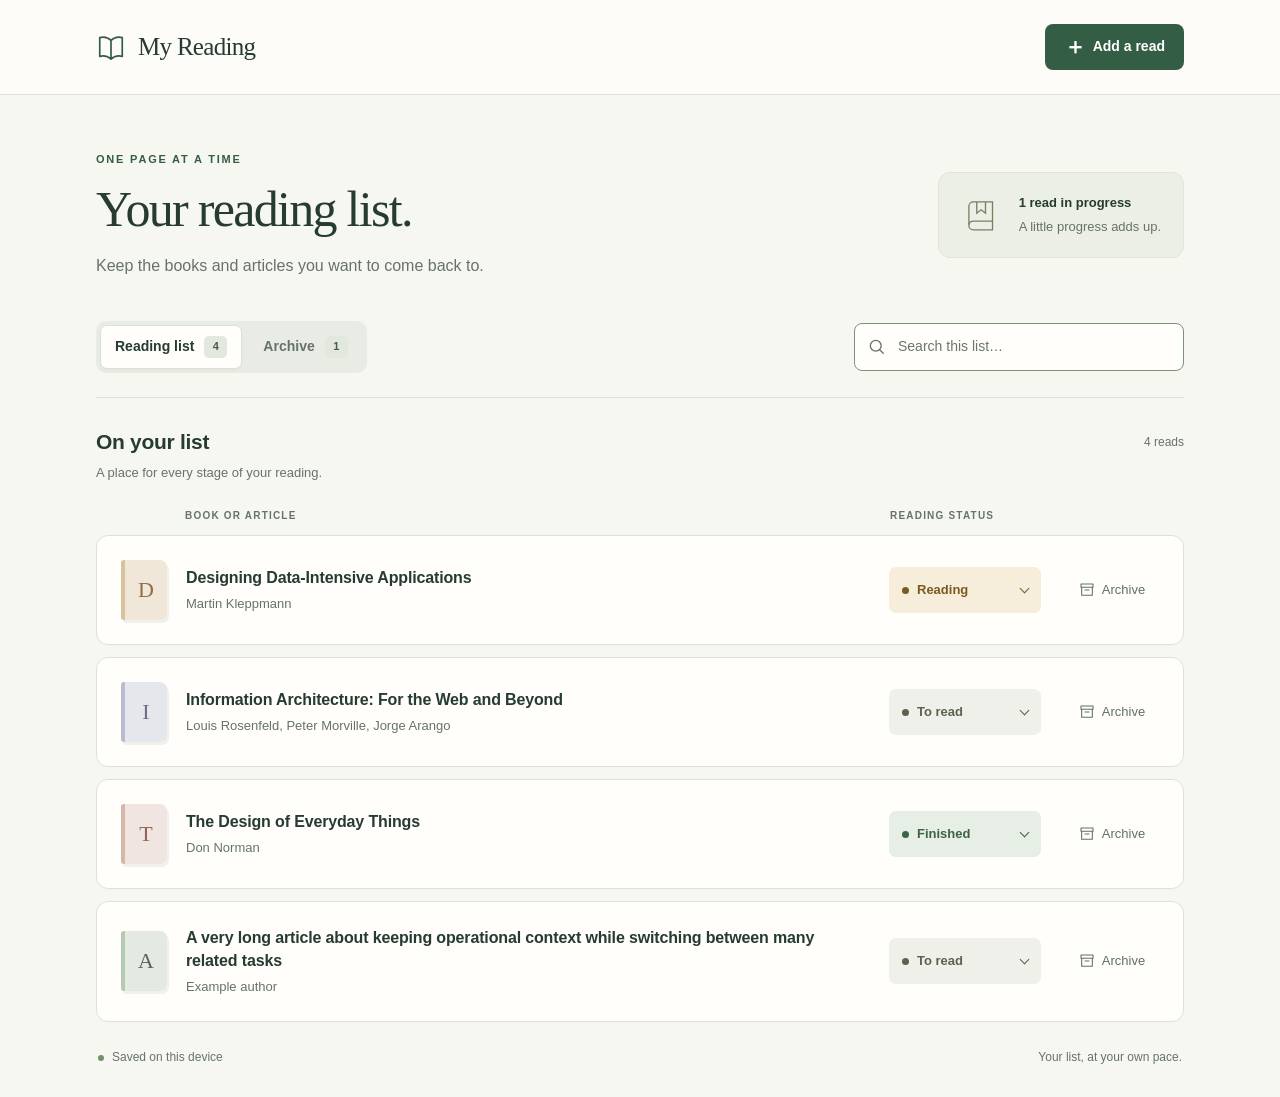
<file: evals/results/2026-11-05/rough-redesign/baseline/index.html>
<!doctype html>
<html lang="en">
<head>
  <meta charset="utf-8">
  <meta name="viewport" content="width=device-width, initial-scale=1">
  <meta name="theme-color" content="#f7f7f2">
  <title>My Reading — Your reading list</title>
  <link rel="stylesheet" href="styles.css">
  <script src="model.js" defer></script>
  <script src="app.js" defer></script>
</head>
<body>
  <a class="skip-link" href="#main">Skip to reading list</a>
  <header class="site-header">
    <div class="header-inner">
      <a class="brand" href="./index.html" aria-label="My Reading home">
        <svg viewBox="0 0 32 32" fill="none" aria-hidden="true"><path d="M16 9c-3-3-8-4-12-3v20c4-1 9 0 12 3m0-20c3-3 8-4 12-3v20c-4-1-9 0-12 3V9Z" stroke="currentColor" stroke-width="1.8" stroke-linejoin="round"/></svg>
        <span>My Reading</span>
      </a>
      <button id="open-add" class="button primary" type="button" aria-expanded="false" aria-controls="add-panel"><span aria-hidden="true">＋</span> Add a read</button>
    </div>
  </header>

  <main id="main" class="page" tabindex="-1">
    <section class="intro" aria-labelledby="page-title">
      <div>
        <p class="eyebrow">ONE PAGE AT A TIME</p>
        <h1 id="page-title">Your reading list.</h1>
        <p class="intro-copy">Keep the books and articles you want to come back to.</p>
      </div>
      <div class="reading-note">
        <svg viewBox="0 0 48 48" aria-hidden="true" fill="none"><path d="M14 9h22v32H14a5 5 0 0 1-5-5V14a5 5 0 0 1 5-5Z" stroke="currentColor" stroke-width="1.5"/><path d="M9 35a5 5 0 0 1 5-4h22M18 9v13l5-4 5 4V9" stroke="currentColor" stroke-width="1.5"/></svg>
        <p><strong id="reading-summary">One good read at a time.</strong><span>A little progress adds up.</span></p>
      </div>
    </section>

    <section id="add-panel" class="add-panel" aria-labelledby="add-heading" hidden>
      <div class="panel-heading"><div><p class="eyebrow">SOMETHING TO LOOK FORWARD TO</p><h2 id="add-heading">Add to your list</h2></div><button id="close-add" class="icon-button" type="button" aria-label="Close add form">×</button></div>
      <form id="add" novalidate>
        <div class="field title-field"><label for="title">Title <span class="required-note">(required)</span></label><input id="title" name="title" autocomplete="off" placeholder="A book or article title" required aria-describedby="title-error"><p id="title-error" class="field-error" role="alert"></p></div>
        <div class="field"><label for="author">Author <span class="optional">(optional)</span></label><input id="author" name="author" autocomplete="off" placeholder="Who wrote it?"></div>
        <div class="form-actions"><button id="cancel-add" class="button secondary" type="button">Cancel</button><button class="button primary" type="submit">Add to list</button></div>
      </form>
      <p class="form-hint">New reads start in “To read”. Closing this form keeps your draft while this page is open.</p>
    </section>

    <section class="collection" aria-labelledby="heading">
      <div class="collection-top">
        <div class="view-switch" role="group" aria-label="Choose a collection">
          <button id="active" class="view-button is-active" type="button" aria-pressed="true">Reading list <span id="active-count" class="view-count">0</span></button>
          <button id="archive" class="view-button" type="button" aria-pressed="false">Archive <span id="archive-count" class="view-count">0</span></button>
        </div>
        <div class="search-field">
          <label class="sr-only" id="search-label" for="search">Search titles and authors in your reading list</label>
          <svg viewBox="0 0 24 24" aria-hidden="true" fill="none"><circle cx="10.5" cy="10.5" r="6.5" stroke="currentColor" stroke-width="1.6"/><path d="m15.5 15.5 4 4" stroke="currentColor" stroke-width="1.6" stroke-linecap="round"/></svg>
          <input id="search" type="search" autocomplete="off" placeholder="Search this list…">
          <button id="clear-search" class="clear-search" type="button" aria-label="Clear search" hidden>×</button>
        </div>
      </div>
      <div class="collection-heading"><div><h2 id="heading" tabindex="-1">On your list</h2><p id="view-description">A place for every stage of your reading.</p></div><p id="count" class="result-count" role="status" aria-live="polite" aria-atomic="true"></p></div>
      <div class="list-labels" aria-hidden="true"><span>BOOK OR ARTICLE</span><span>READING STATUS</span><span></span></div>
      <ul id="cards" class="reading-list"></ul>
      <div id="empty" class="empty-state" hidden>
        <svg viewBox="0 0 48 48" fill="none" aria-hidden="true"><path d="M24 14c-5-4-12-5-18-3v26c6-2 13-1 18 3m0-26c5-4 12-5 18-3v26c-6-2-13-1-18 3V14Z" stroke="currentColor" stroke-width="1.6" stroke-linejoin="round"/></svg>
        <h3 id="empty-title"></h3><p id="empty-copy"></p><button id="empty-action" class="button secondary" type="button"></button>
      </div>
    </section>

    <div id="feedback" class="feedback" hidden><p id="notice" role="status" aria-live="polite" aria-atomic="true"></p><button id="undo" type="button" hidden>Undo</button><button id="dismiss-notice" class="icon-button" type="button" aria-label="Dismiss message">×</button></div>
    <footer class="page-footer"><p id="storage-status"><span class="storage-dot" aria-hidden="true"></span>Saved on this device</p><p>Your list, at your own pace.</p></footer>
    <div id="storage-warning" class="storage-warning" role="alert" hidden><p id="storage-message"></p><button id="retry-save" class="button secondary" type="button">Try saving again</button></div>
    <noscript><p class="storage-warning">Please enable JavaScript to add and manage your reading list.</p></noscript>
  </main>
</body>
</html>
</file>
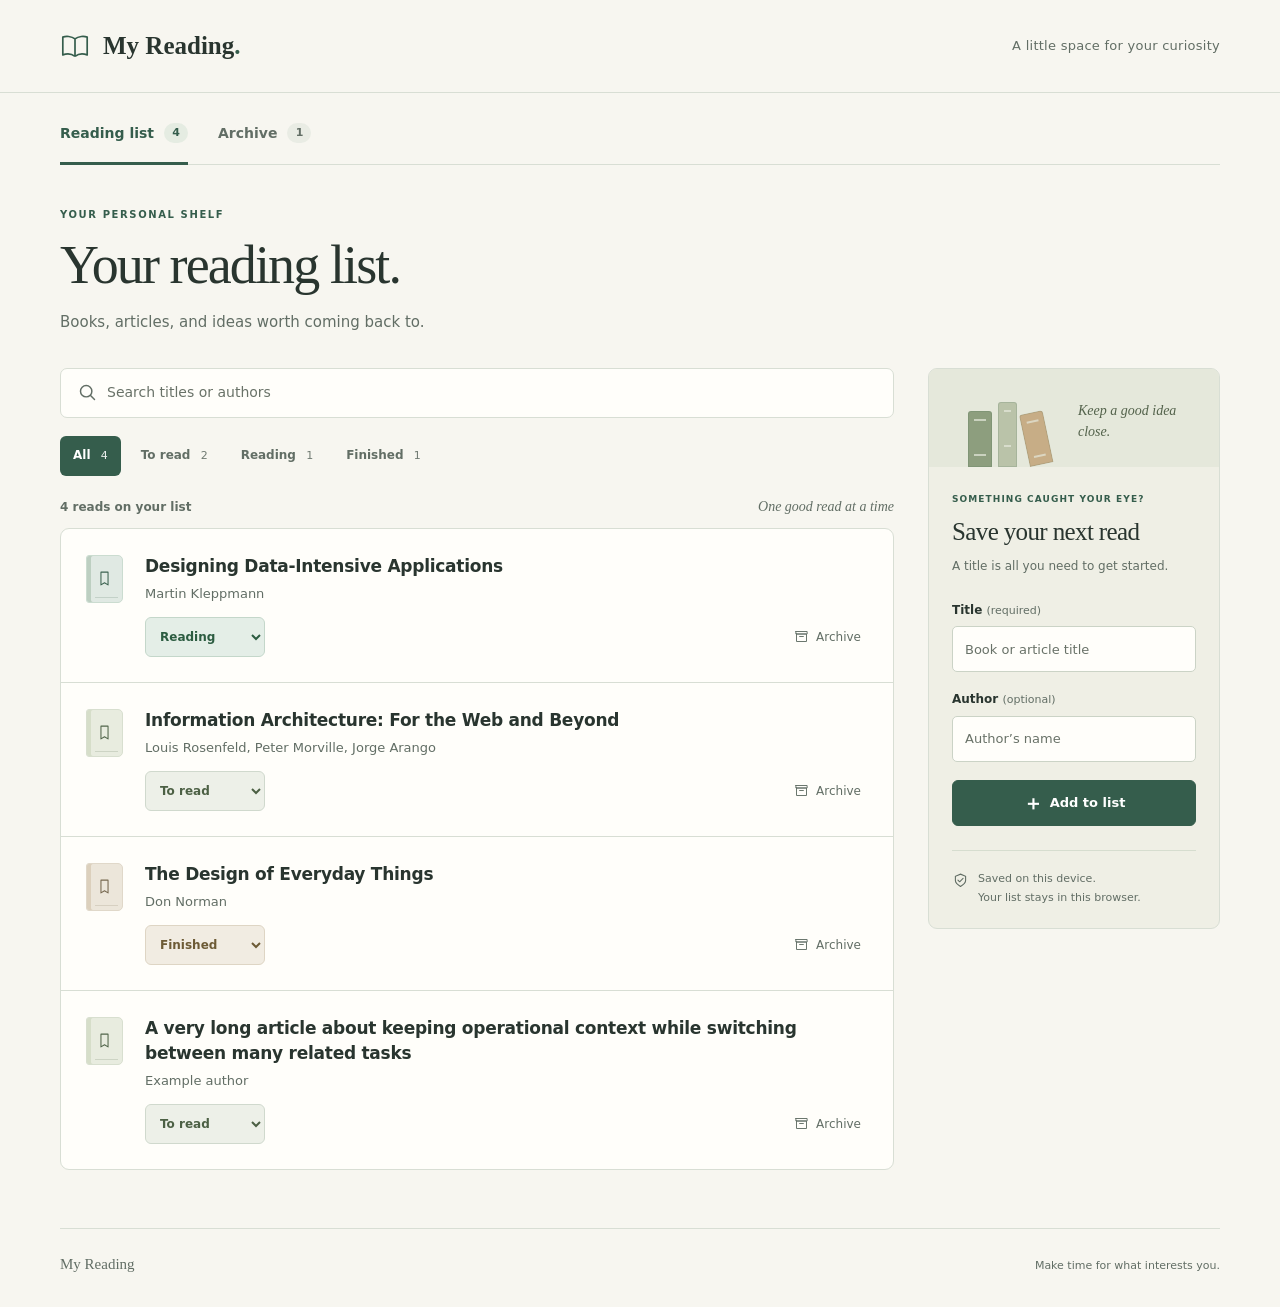
<file: evals/results/2026-11-05/rough-redesign/candidate/index.html>
<!doctype html>
<html lang="en">
<head>
  <meta charset="utf-8">
  <meta name="viewport" content="width=device-width, initial-scale=1">
  <meta name="theme-color" content="#f7f6f0">
  <title>My Reading — Your personal reading list</title>
  <link rel="stylesheet" href="styles.css">
  <script src="model.js" defer></script>
  <script src="app.js" defer></script>
</head>
<body>
  <a class="skip-link" href="#main">Skip to reading list</a>
  <header class="site-header">
    <div class="shell header-inner">
      <a class="brand" href="#reading-list" aria-label="My Reading home">
        <svg viewBox="0 0 32 32" fill="none" aria-hidden="true"><path d="M16 8.5C12.3 5.3 6.2 5.3 3 6.5v19c4.4-1.7 9.6-1.1 13 1.5m0-18.5c3.7-3.2 9.8-3.2 13-2v19c-4.4-1.7-9.6-1.1-13 1.5m0-18.5V27" stroke="currentColor" stroke-width="1.8" stroke-linejoin="round"/></svg>
        <span>My Reading<span class="brand-dot">.</span></span>
      </a>
      <span class="header-note">A little space for your curiosity</span>
    </div>
  </header>
  <main id="main" class="shell" tabindex="-1">
    <nav class="collection-nav" aria-label="Your collection">
      <a id="active" href="#reading-list" aria-current="page">Reading list <span id="active-count" class="nav-count">0</span></a>
      <a id="archive" href="#archive">Archive <span id="archive-count" class="nav-count">0</span></a>
    </nav>
    <section class="page-intro" aria-labelledby="heading">
      <div>
        <p class="eyebrow">YOUR PERSONAL SHELF</p>
        <h1 id="heading" tabindex="-1">Your reading list<span class="heading-dot">.</span></h1>
        <p id="intro-text">Books, articles, and ideas worth coming back to.</p>
      </div>
      <a id="add-shortcut" class="add-shortcut" href="#add-title"><span aria-hidden="true">＋</span> Add a read</a>
    </section>
    <p id="storage-notice" class="storage-notice" role="alert" hidden></p>
    <div class="workspace">
      <section class="collection" aria-label="Saved reads">
        <div class="search-wrap">
          <svg viewBox="0 0 24 24" fill="none" aria-hidden="true"><circle cx="10.5" cy="10.5" r="6.5" stroke="currentColor" stroke-width="1.7"/><path d="m15.5 15.5 4.5 4.5" stroke="currentColor" stroke-width="1.7" stroke-linecap="round"/></svg>
          <label id="search-label" for="search" class="visually-hidden">Search titles or authors in your reading list</label>
          <input id="search" type="search" placeholder="Search titles or authors" autocomplete="off">
          <button id="clear-search" type="button" class="clear-search" aria-label="Clear search" hidden>×</button>
        </div>
        <div id="filters" class="filters" role="group" aria-label="Filter by reading status">
          <button type="button" data-filter="all" aria-pressed="true">All <span id="filter-all">0</span></button>
          <button type="button" data-filter="queued" aria-pressed="false">To read <span id="filter-queued">0</span></button>
          <button type="button" data-filter="reading" aria-pressed="false">Reading <span id="filter-reading">0</span></button>
          <button type="button" data-filter="finished" aria-pressed="false">Finished <span id="filter-finished">0</span></button>
        </div>
        <div class="list-caption"><p id="count" role="status" aria-live="polite" aria-atomic="true"></p><span id="list-hint">One good read at a time</span></div>
        <ul id="cards" class="reading-items" aria-label="Reading list"></ul>
        <div id="empty-state" class="empty-state" hidden>
          <svg viewBox="0 0 48 48" fill="none" aria-hidden="true"><path d="M10 8h24a4 4 0 0 1 4 4v29H14a5 5 0 0 1-5-5V9a1 1 0 0 1 1-1Z" stroke="currentColor" stroke-width="1.8"/><path d="M9 35a5 5 0 0 1 5-5h24M17 8v13l5-3 5 3V8" stroke="currentColor" stroke-width="1.8" stroke-linejoin="round"/></svg>
          <h2 id="empty-title"></h2>
          <p id="empty-description"></p>
          <button id="empty-action" type="button" class="button secondary"></button>
        </div>
        <div id="feedback" class="feedback" hidden>
          <p id="feedback-text" role="status" aria-live="polite" aria-atomic="true"></p>
          <button id="undo" type="button" hidden>Undo</button>
        </div>
      </section>
      <aside class="add-panel" aria-labelledby="add-title">
        <div class="panel-decoration" aria-hidden="true"><span></span><span></span><span></span><i>Keep a good idea close.</i></div>
        <div class="panel-content">
          <p class="eyebrow">SOMETHING CAUGHT YOUR EYE?</p>
          <h2 id="add-title">Save your next read</h2>
          <p class="panel-intro">A title is all you need to get started.</p>
          <form id="add" novalidate>
            <div class="field">
              <label for="title">Title <span class="required-note">(required)</span></label>
              <input id="title" name="title" required placeholder="Book or article title" aria-describedby="notice" autocomplete="off">
              <p id="notice" class="field-error" role="alert" hidden></p>
            </div>
            <div class="field">
              <label for="author">Author <span class="optional-note">(optional)</span></label>
              <input id="author" name="author" placeholder="Author’s name" autocomplete="off">
            </div>
            <button class="button primary" type="submit"><span aria-hidden="true">＋</span> Add to list</button>
          </form>
          <div class="save-note"><svg viewBox="0 0 20 20" fill="none" aria-hidden="true"><path d="M10 2.5 16 5v5c0 3.5-6 7-6 7s-6-3.5-6-7V5l6-2.5Z" stroke="currentColor" stroke-width="1.3"/><path d="m7 9.5 2 2 4-4" stroke="currentColor" stroke-width="1.3" stroke-linecap="round" stroke-linejoin="round"/></svg><p id="save-status">Saved on this device.<br><span>Your list stays in this browser.</span></p></div>
        </div>
      </aside>
    </div>
    <footer class="site-footer"><span>My Reading</span><p>Make time for what interests you.</p></footer>
  </main>
  <noscript><p class="noscript">JavaScript is needed to add reads, search, and update your list.</p></noscript>
</body>
</html>
</file>
<file: evals/results/2026-11-05/commercial-flow/baseline/styles.css>
:root { color-scheme: light; --ink: #172c40; --muted: #536477; --line: #d6dfe7; --paper: #fff; --ground: #f4f6f8; --accent: #1854ad; --accent-dark: #123f85; --focus: #c45c05; }
* { box-sizing: border-box; }
body { margin: 0; font: 15px/1.5 system-ui, -apple-system, BlinkMacSystemFont, "Segoe UI", sans-serif; color: var(--ink); background: var(--ground); }
button, input, select { font: inherit; }
button, summary, input[type="checkbox"] { cursor: pointer; }
button, select, input:not([type="checkbox"]) { min-height: 42px; }
button { border: 1px solid transparent; border-radius: 7px; padding: 9px 15px; font-weight: 600; }
input:not([type="checkbox"]), select { width: 100%; color: var(--ink); background: white; border: 1px solid #94a5b7; border-radius: 6px; padding: 9px 11px; }
input[type="checkbox"] { width: 20px; height: 20px; accent-color: var(--accent); vertical-align: middle; }
button:disabled, select:disabled { opacity: .55; cursor: not-allowed; }
:focus-visible { outline: 3px solid var(--focus); outline-offset: 3px; }
[hidden] { display: none !important; }
h1, h2, h3, p { margin: 0; }
h1 { font-size: clamp(27px, 4vw, 34px); line-height: 1.2; letter-spacing: -.7px; }
h2 { font-size: 18px; line-height: 1.4; }
h3 { font-size: 16px; }
label { display: block; font-size: 13px; font-weight: 650; margin-bottom: 6px; }
.primary { background: var(--accent); color: #fff; }
.primary:hover:not(:disabled) { background: var(--accent-dark); }
.secondary { background: white; border-color: #9baab9; color: var(--ink); }
.secondary:hover:not(:disabled) { background: #edf2f7; }
.text-button { background: transparent; color: var(--accent); padding-inline: 7px; text-decoration: underline; text-underline-offset: 3px; }
.text-button:hover:not(:disabled) { background: #e8f0fb; }
.site-header { background: #142b41; color: #fff; padding: 18px max(24px, calc((100vw - 1320px)/2)); display: flex; align-items: center; justify-content: space-between; gap: 24px; }
.brand { display: flex; align-items: center; gap: 12px; font-size: 17px; font-weight: 750; }
.brand small { display: block; font-size: 12px; font-weight: 400; letter-spacing: .5px; color: #c3d0dd; }
.brand-mark { height: 38px; width: 38px; display: grid; place-items: center; border: 1px solid #6c879f; border-radius: 10px; font-size: 14px; letter-spacing: 1px; }
.actor-controls { display: flex; gap: 14px; }
.actor-controls label { margin: 0; color: #d6e2ec; font-weight: 500; }
.actor-controls select { min-width: 140px; margin-top: 4px; padding-block: 6px; min-height: 36px; }
main { width: min(1320px, calc(100% - 48px)); margin: 32px auto 0; }
.page-heading { display: flex; justify-content: space-between; align-items: center; gap: 24px; }
.page-heading p:not(.eyebrow) { color: var(--muted); margin-top: 10px; }
.eyebrow { text-transform: uppercase; letter-spacing: 1px; color: var(--muted); font-size: 11px; font-weight: 750; margin-bottom: 8px; }
.demo-note { display: flex; align-items: baseline; gap: 8px; margin: 22px 0; font-size: 12px; color: var(--muted); }
.demo-dot { display: inline-block; width: 6px; height: 6px; border-radius: 50%; background: #71859a; flex: none; }
.role-note { margin-bottom: 16px; border-left: 3px solid var(--accent); padding: 12px 16px; background: #e8f0fb; }
.queue { background: var(--paper); border: 1px solid var(--line); border-radius: 12px; overflow: hidden; box-shadow: 0 2px 6px #19324b05; }
.queue-heading { display: flex; justify-content: space-between; gap: 12px; align-items: center; padding: 22px 24px 0; }
.muted { color: var(--muted); font-size: 13px; }
.filter-toolbar { padding: 20px 24px; display: flex; align-items: flex-start; gap: 16px; }
.search-field { flex: 1 1 350px; }
.view-field { flex: 0 1 230px; }
.save-view-panel { flex: 0 1 230px; padding-top: 24px; }
summary { color: var(--accent); font-weight: 650; min-height: 42px; padding: 10px 0; }
.save-view-panel form { padding-top: 10px; }
.field-help { font-size: 12px; color: var(--muted); margin-top: 8px; }
.field-error { color: #9d2727; font-size: 13px; }
.field-error:not(:empty) { margin-top: 6px; }
[aria-invalid="true"] { border-color: #af2727 !important; }
.status-filters { display: flex; flex-wrap: wrap; gap: 6px; padding: 0 24px 18px; border-bottom: 1px solid var(--line); }
.status-filters button { background: #f1f4f7; color: #3f5265; padding: 7px 12px; font-size: 13px; }
.status-filters button span { margin-left: 8px; border-radius: 4px; padding: 1px 6px; background: #e1e7ed; }
.status-filters button[aria-pressed="true"] { color: #fff; background: var(--accent); }
.status-filters button[aria-pressed="true"] span { background: #ffffff26; }
.result-summary { display: flex; align-items: center; justify-content: space-between; gap: 12px; padding: 11px 24px; color: var(--muted); font-size: 13px; min-height: 56px; }
.table-region { width: 100%; overflow-x: auto; }
table { width: 100%; min-width: 780px; border-collapse: collapse; table-layout: fixed; }
th, td { text-align: left; border-top: 1px solid var(--line); padding: 17px 14px; vertical-align: top; overflow-wrap: anywhere; }
thead th { background: #f5f7fa; font-size: 12px; color: #526477; font-weight: 650; padding-block: 12px; }
th:first-child { width: 52px; }
th:nth-child(2) { width: 35%; }
th:nth-child(3) { width: 15%; }
th:nth-child(4) { width: 13%; }
th:nth-child(5) { width: 12%; }
th:nth-child(6) { width: 13%; }
th:last-child { width: 80px; }
tr.is-selected { background: #f0f5fd; }
.order-number { display: block; font-size: 11px; color: var(--muted); letter-spacing: .3px; margin-bottom: 4px; }
.order-title { color: var(--ink); font-weight: 650; }
.order-detail-button { min-height: 36px; padding: 5px 2px; font-size: 13px; }
.status { display: inline-block; border-radius: 5px; padding: 3px 8px; font-size: 12px; font-weight: 650; white-space: nowrap; }
.status-new { color: #184997; background: #e7efff; }
.status-waiting { color: #785005; background: #fff0cf; }
.status-scheduled { color: #17603c; background: #e1f2e7; }
.status-draft { color: #535e6a; background: #e9edf1; }
.empty-state { padding: 42px 24px; text-align: center; }
.empty-state p { margin: 8px 0 18px; color: var(--muted); }
.assignment-area { background: #fff; border: 1px solid #becfe4; border-radius: 12px; margin-top: 20px; padding: 22px 24px; }
.assignment-top { display: flex; align-items: flex-start; justify-content: space-between; gap: 16px; }
#selection-summary { margin-top: 4px; color: var(--muted); font-size: 13px; }
#selected-review { margin-top: 10px; }
#selected-list { padding: 0; margin: 0; list-style: none; }
#selected-list li { display: flex; justify-content: space-between; align-items: center; gap: 20px; padding: 10px 0; border-top: 1px solid var(--line); font-size: 13px; }
#selected-list li small { display: block; color: var(--muted); }
.assignment-form { display: flex; align-items: flex-start; gap: 14px; margin-top: 18px; }
.technician-field { width: min(100%, 290px); }
.assignment-form > button { margin-top: 25px; }
.feedback { margin-top: 18px; border: 1px solid #a6cfb6; border-left: 4px solid #26794d; border-radius: 8px; padding: 18px 22px; background: #f0faf4; }
.feedback.warning, .feedback.error { background: #fff6e6; border-color: #dec083; border-left-color: #9c680d; }
.feedback h2 { font-size: 16px; }
.feedback ul { margin: 8px 0 0; padding-left: 21px; }
.feedback ul:empty { display: none; }
.feedback li { margin: 4px 0; font-size: 14px; }
.page-footer { display: flex; justify-content: space-between; flex-wrap: wrap; gap: 10px; margin: 26px 0; font-size: 11px; color: var(--muted); }
dialog { width: min(680px, calc(100% - 24px)); max-height: calc(100dvh - 32px); overflow-y: auto; border: 1px solid #9aaec0; border-radius: 14px; color: var(--ink); padding: 28px; box-shadow: 0 22px 80px #1025363b; }
dialog::backdrop { background: #10253699; }
.dialog-heading { display: flex; align-items: center; justify-content: space-between; gap: 18px; margin-bottom: 14px; }
.dialog-heading .eyebrow { margin: 0; }
#detail-title { font-size: 25px; line-height: 1.35; overflow-wrap: anywhere; }
.detail-fields { display: grid; grid-template-columns: repeat(2, minmax(0, 1fr)); gap: 18px; padding: 22px 0; margin: 22px 0 0; border-top: 1px solid var(--line); }
.detail-fields dt { font-size: 12px; color: var(--muted); margin-bottom: 4px; }
.detail-fields dd { margin: 0; font-weight: 600; overflow-wrap: anywhere; }
.draft-note { padding: 12px 14px; background: #fff2d8; font-size: 13px; margin-bottom: 22px; border-radius: 6px; }
.history-section { border-top: 1px solid var(--line); padding-top: 22px; }
.history-list { padding-left: 24px; margin: 14px 0 24px; }
.history-list li { padding: 5px 0; }
.history-list li::marker { color: var(--muted); font-size: 12px; }
.dialog-footer { display: flex; flex-wrap: wrap; gap: 10px; padding-top: 20px; border-top: 1px solid var(--line); }
.sr-only { position: absolute; width: 1px; height: 1px; padding: 0; margin: -1px; overflow: hidden; clip: rect(0,0,0,0); white-space: nowrap; border: 0; }
.skip-link { position: absolute; z-index: 2; top: -80px; left: 16px; padding: 10px; background: white; color: var(--ink); }
.skip-link:focus { top: 10px; }
.noscript { padding: 20px; color: #9d2727; }
@media (max-width: 850px) { .filter-toolbar { flex-wrap: wrap; } .save-view-panel { flex-basis: 100%; padding-top: 0; } .filter-toolbar summary { padding-block: 0; min-height: 30px; } .search-field { flex-basis: 55%; } }
@media (max-width: 560px) { .site-header { padding: 16px; flex-wrap: wrap; gap: 18px; } .actor-controls { flex: 1 1 100%; } .actor-controls label { flex: 1; } .actor-controls select { min-width: 0; } main { width: calc(100% - 24px); margin-top: 24px; } .page-heading { align-items: flex-start; flex-direction: column; gap: 16px; } .queue-heading, .filter-toolbar { padding-inline: 16px; } .search-field, .view-field { flex: 1 1 100%; } .status-filters { padding-inline: 16px; } .result-summary { padding-inline: 16px; align-items: flex-start; } .assignment-area { padding: 18px 16px; } .assignment-form { flex-direction: column; gap: 12px; } .technician-field { width: 100%; } .assignment-form > button { margin-top: 0; width: 100%; } dialog { padding: 20px; } #detail-title { font-size: 21px; } .dialog-footer { flex-direction: column; } }
@media (prefers-reduced-motion: reduce) { * { scroll-behavior: auto !important; } }
</file>
<file: evals/results/2026-11-05/commercial-flow/candidate/styles.css>
:root{color-scheme:light;--ink:#182635;--muted:#546475;--line:#d7e0e8;--surface:#fff;--canvas:#f3f6f8;--accent:#165bce;--accent-soft:#eef4ff;--slate:#172c40;--error:#a22323;--radius:12px;--shadow:0 2px 6px #20364b06}
*{box-sizing:border-box}body{margin:0;font:14px/1.5 system-ui,-apple-system,BlinkMacSystemFont,"Segoe UI",sans-serif;color:var(--ink);background:var(--canvas)}[hidden]{display:none!important}button,input,select{font:inherit}button{cursor:pointer}button,input,select{border-radius:7px}input,select{max-width:100%;min-width:0;min-height:42px;border:1px solid #7d90a2;background:#fff;color:var(--ink);padding:9px 11px}input[type=checkbox]{width:18px;height:18px;min-height:18px;margin:0;accent-color:var(--accent);cursor:pointer;flex-shrink:0}button{min-height:42px}button:disabled{cursor:default;opacity:.5}button:hover:not(:disabled){filter:brightness(.97)}:focus-visible{outline:3px solid #996100;outline-offset:3px}h1,h2,h3,p{margin-top:0}h1{font-size:32px;letter-spacing:-1px;line-height:1.2;margin-bottom:8px}h2{font-size:18px;line-height:1.4;margin-bottom:3px}h3{font-size:15px;margin-bottom:3px}p{margin-bottom:0}a{color:var(--accent)}.skip-link{position:absolute;top:-100px;left:20px;background:#fff;padding:12px;z-index:5}.skip-link:focus{top:8px}.app-header{min-height:72px;padding:14px 32px;display:flex;align-items:center;justify-content:space-between;gap:20px;background:var(--slate);color:#fff}.brand{display:flex;gap:12px;align-items:center;font-size:17px;font-weight:700;white-space:nowrap}.brand-mark{display:grid;place-items:center;width:32px;height:32px;border-radius:9px;background:#70c7d0;color:#163446;font-size:20px}.product-area{font-size:13px;font-weight:450;color:#bfcedc;margin-left:10px;padding-left:20px;border-left:1px solid #466075}.session-controls{display:flex;align-items:center;gap:10px;font-size:12px}.session-controls select{font-size:13px;min-height:38px;padding:7px 30px 7px 10px}.demo-label{margin-right:12px;color:#c4d2df}.session-controls label{white-space:nowrap}main{max-width:1540px;margin:auto;padding:30px 32px 20px}.page-heading{display:flex;align-items:center;justify-content:space-between;gap:20px;margin-bottom:24px}.eyebrow{font-size:10px;font-weight:750;letter-spacing:1.4px;color:var(--muted);margin-bottom:7px}.intro{color:var(--muted);font-size:15px}.button{border:1px solid transparent;padding:9px 14px;font-weight:650;line-height:1.4}.button.primary{background:var(--accent);color:white;border-color:var(--accent)}.button.secondary{background:white;color:var(--ink);border-color:#b5c3cf}.text-button{background:transparent;border:0;color:var(--accent);padding:7px 2px;font-weight:650;text-align:left}.muted{color:var(--muted);font-size:12px}.workspace{display:grid;grid-template-columns:minmax(0,1fr) 340px;align-items:start;gap:22px}.panel{min-width:0;background:var(--surface);border:1px solid var(--line);border-radius:var(--radius);box-shadow:var(--shadow)}.queue-top{display:flex;align-items:center;justify-content:space-between;gap:12px;padding:22px 22px 18px}.live-label{display:flex;align-items:center;gap:6px;color:var(--muted);font-size:11px}.live-label span{width:6px;height:6px;background:#4b7a68;border-radius:50%}.filters{padding:0 22px 18px;display:flex;gap:12px;align-items:end;flex-wrap:wrap}.field{display:flex;flex-direction:column;gap:6px;min-width:0}.field label{font-size:12px;font-weight:650}.search-field{flex:1 1 210px}.saved-field{flex:0 1 170px}.saved-field select{width:100%}.save-trigger{font-size:12px;white-space:nowrap}.status-filters{display:flex;gap:7px;flex-wrap:wrap;padding:0 22px 14px}.status-filter{border:1px solid var(--line);border-radius:7px;padding:7px 12px;display:flex;align-items:center;gap:9px;background:#fff;color:var(--muted);font-weight:650;font-size:12px}.status-filter[aria-pressed=true]{background:var(--accent-soft);border-color:#92b7ed;color:#124ba9}.filter-count{display:inline-grid;place-items:center;min-width:20px;line-height:20px;padding:0 5px;font-size:11px;border-radius:4px;background:#eef2f6;color:#526579}.status-filter[aria-pressed=true] .filter-count{background:#d5e5ff;color:#164c9c}.view-summary{display:flex;justify-content:space-between;align-items:center;gap:12px;padding:0 22px 14px;min-height:43px}.view-summary p{overflow-wrap:anywhere}.view-summary .text-button{font-size:12px;flex-shrink:0}.queue-actions{display:flex;align-items:center;justify-content:space-between;gap:10px;padding:9px 22px;border-top:1px solid var(--line)}.check-label{display:flex;align-items:center;gap:10px;min-height:34px;cursor:pointer;font-size:12px}.column-labels,.order-row{display:grid;grid-template-columns:28px minmax(180px,1fr) 88px 86px 78px;align-items:start;gap:12px}.column-labels{padding:10px 22px;color:#536678;background:#f7f9fb;font-size:10px;font-weight:750;text-transform:uppercase;letter-spacing:.4px;border-block:1px solid var(--line)}.order-list{list-style:none;margin:0;padding:0}.order-row{padding:18px 22px;border-bottom:1px solid #e4eaf0;min-width:0}.order-row:last-child{border-bottom:0}.order-row:hover{background:#fafcff}.order-row.is-selected{background:#f0f6ff}.order-row.is-current{box-shadow:inset 3px 0 var(--accent)}.row-selection{display:flex;align-items:start;padding-top:6px;min-height:42px}.row-selection label{padding:0 5px 9px 0;display:flex;cursor:pointer;min-height:32px}.order-main{min-width:0}.order-title{background:transparent;border:0;padding:0;min-height:0;text-align:left;color:var(--ink);font-size:13px;font-weight:650;line-height:1.55;overflow-wrap:anywhere}.order-title:hover{text-decoration:underline;color:var(--accent)}.order-meta{font-size:11px;color:var(--muted);margin-top:7px;overflow-wrap:anywhere}.order-id{font-variant-numeric:tabular-nums;font-weight:650;color:#3e596d}.row-field{margin:3px 0 0;min-width:0}.row-field dt{position:absolute;clip:rect(0,0,0,0);width:1px;height:1px;overflow:hidden;white-space:nowrap}.row-field dd{margin:0;font-size:12px;overflow-wrap:anywhere}.unassigned{color:var(--muted)}.badge{display:inline-block;font-size:10px;font-weight:700;line-height:1.5;border-radius:5px;padding:3px 7px;white-space:normal;overflow-wrap:anywhere}.status-new{background:#e7f0ff;color:#184f9e}.status-waiting{background:#fff1cf;color:#785318}.status-scheduled{background:#e0f3e9;color:#236247}.status-draft{background:#edf0f4;color:#506171}.due-today{font-weight:700;color:#86551b}.queue-footnote{padding:14px 22px;border-top:1px solid var(--line);font-size:11px;color:var(--muted);background:#fafcfd;border-radius:0 0 var(--radius) var(--radius)}.assignment-panel{margin:0 16px 14px;padding:16px;border:1px solid #9dbce9;border-radius:9px;background:#f4f8ff}.selection-heading{display:flex;align-items:start;justify-content:space-between;gap:12px;margin-bottom:12px}.selection-heading .text-button{font-size:11px;padding-top:0;min-height:30px}.selected-orders{list-style:none;margin:0 0 14px;padding:0;display:flex;flex-wrap:wrap;gap:8px}.selected-item{display:flex;align-items:stretch;max-width:100%;background:white;border:1px solid #c5d5ea;border-radius:6px;overflow:hidden}.selected-open{border:0;background:transparent;text-align:left;padding:6px 9px;font-size:11px;color:#204a7c;overflow-wrap:anywhere}.selected-note{display:block;font-size:10px;color:var(--muted)}.remove-selected{border:0;border-left:1px solid #dde5ef;background:transparent;color:#526579;padding:6px 9px;font-size:17px;min-width:34px}.assign-controls{display:flex;gap:12px;align-items:end}.assign-controls .field{flex:1}.assign-controls .button{flex-shrink:0}.assignment-panel>.field-help{margin-top:10px}.field-help{font-size:11px;color:var(--muted);line-height:1.55}.field-error{font-size:12px;color:var(--error);font-weight:600}.field [aria-invalid=true]{border:2px solid var(--error)}.draft-warning{font-size:12px;color:#79521b;background:#fff3d7;border:1px solid #ebd2a3;border-radius:6px;padding:9px 11px;margin-bottom:14px}.inline-form{margin:0 22px 18px;border:1px solid var(--line);background:#f7f9fb;border-radius:8px;padding:14px;display:flex;gap:14px;align-items:start}.inline-form>.field{flex:1}.form-actions{display:flex;gap:7px;align-items:center;padding-top:24px}.form-actions .button{font-size:12px}.detail-panel{position:sticky;top:20px;overflow-wrap:anywhere}.detail-empty{text-align:center;padding:46px 28px 50px;color:var(--muted)}.detail-icon{display:grid;place-items:center;margin:0 auto 20px;width:50px;height:50px;border-radius:12px;background:#eef3f8;font-size:23px;color:#647c92}.detail-empty h2{color:var(--ink);font-size:17px;margin-bottom:10px}.detail-empty>p:last-child{font-size:13px;line-height:1.7}.detail-header{padding:18px 22px;border-bottom:1px solid var(--line)}.back-button{font-size:12px;min-height:34px;margin-bottom:12px}.detail-number{font-size:11px;color:var(--muted);font-weight:700;letter-spacing:.6px;margin-bottom:9px}.detail-title{font-size:18px;line-height:1.5;font-weight:680;margin-bottom:12px}.detail-customer{font-size:13px;color:var(--muted);margin-bottom:12px}.detail-context{font-size:11px;margin-top:10px;color:#755115}.detail-data{padding:18px 22px;display:grid;grid-template-columns:1fr 1fr;gap:17px;margin:0;border-bottom:1px solid var(--line)}.detail-data div{min-width:0}.detail-data dt{font-size:11px;color:var(--muted);margin-bottom:4px}.detail-data dd{margin:0;font-size:13px;font-weight:600}.detail-assignment{padding:20px 22px;border-bottom:1px solid var(--line)}.detail-assignment h3{margin-bottom:12px}.detail-assignment .button{width:100%;margin-top:12px}.detail-assignment .field-help{margin-top:10px}.detail-draft{padding:18px 22px;border-bottom:1px solid var(--line);font-size:12px}.history{padding:20px 22px}.history h3{margin-bottom:16px}.history-list{padding:0;margin:0;list-style:none}.history-list li{padding:0 0 18px 22px;position:relative;border-left:1px solid #ced9e4;margin-left:4px;font-size:12px;color:#42596c}.history-list li:before{position:absolute;left:-4px;top:5px;content:"";width:7px;height:7px;border-radius:50%;background:#7293b2;border:2px solid white;box-sizing:content-box}.history-list li:last-child{padding-bottom:0;border-color:transparent}.history-list li:last-child:before{background:var(--accent)}.feedback{margin-bottom:18px;background:#eff7f1;border:1px solid #b6d3bc;border-radius:9px;padding:14px 18px;color:#234e31;font-size:13px}.feedback.warning{background:#fff7e7;border-color:#dfc48b;color:#73531c}.feedback-title{font-weight:700}.feedback ul{padding-left:18px;margin:8px 0 0}.feedback li{padding:3px 0;overflow-wrap:anywhere}.notice{padding:12px 16px;background:#eaf2fc;border:1px solid #b7cbe7;border-radius:8px;color:#2d527d;margin-bottom:18px;font-size:13px}.empty-state{text-align:center;padding:38px 22px}.empty-state h3{font-size:17px;margin-bottom:8px}.empty-state p{font-size:13px;color:var(--muted);margin-bottom:20px}.empty-symbol{display:block;font-size:35px;color:#7a8d9d;margin-bottom:6px}footer{margin-top:20px;color:var(--muted);font-size:11px}.sr-only{position:absolute;width:1px;height:1px;padding:0;margin:-1px;overflow:hidden;clip:rect(0,0,0,0);white-space:nowrap;border:0}body[data-role=technician] .row-selection{visibility:hidden}
@media(max-width:1200px){.workspace{grid-template-columns:minmax(0,1fr) 310px;gap:16px}.column-labels,.order-row{grid-template-columns:24px minmax(140px,1fr) 80px 75px 70px;gap:8px}.queue-top,.order-row,.column-labels{padding-left:18px;padding-right:18px}.live-label{display:none}}
@media(max-width:1020px){.workspace{grid-template-columns:1fr}.detail-panel{position:static}.detail-empty{padding:24px}.detail-content{max-width:none}.app-header{padding:14px 22px}main{padding:24px 22px}.detail-data{grid-template-columns:repeat(4,1fr)}.detail-header{max-width:none}.detail-assignment .button{width:auto}.detail-assignment form{max-width:480px}.column-labels,.order-row{grid-template-columns:28px minmax(180px,1fr) 100px 105px 85px;gap:14px}}
@media(max-width:640px){.app-header{padding:14px 16px;flex-wrap:wrap;gap:12px}.brand{font-size:16px}.product-area{font-size:11px;padding-left:12px;margin-left:0}.session-controls{width:100%;justify-content:flex-end}.demo-label{margin-right:auto}.session-controls select{min-height:40px}main{padding:24px 12px}.page-heading{align-items:start;gap:12px;flex-wrap:wrap;padding-inline:4px}.page-heading h1{font-size:28px}.intro{font-size:13px}.page-heading>.button{font-size:12px}.queue-top{padding:18px 16px 16px}.filters{padding:0 16px 16px;gap:10px}.search-field{flex-basis:100%}.saved-field{flex:1}.save-trigger{flex:0 0 auto;font-size:11px;padding-inline:10px}.status-filters{padding:0 16px 10px;gap:6px}.status-filter{font-size:11px;padding:7px 10px}.view-summary{padding-inline:16px}.column-labels{display:none}.queue-actions{padding:8px 16px;border-bottom:1px solid var(--line)}.order-row{grid-template-columns:24px minmax(0,1fr) minmax(0,1fr) minmax(0,1fr);gap:12px 10px;padding:16px}.row-selection{grid-column:1;grid-row:1/3;min-height:44px}.order-main{grid-column:2/-1}.order-title{font-size:13px}.order-meta{font-size:11px;margin-top:6px}.row-field{margin:0}.row-field dt{position:static;clip:auto;width:auto;height:auto;overflow:visible;white-space:normal;font-size:10px;color:var(--muted);margin-bottom:4px}.row-field dd{font-size:11px}.row-field:nth-of-type(1){grid-column:2}.assignment-panel{margin-inline:10px;padding:13px}.assign-controls{flex-wrap:wrap}.assign-controls .field{flex:1 1 100%}.assign-controls .button{width:100%}.selected-open{font-size:11px}.selected-orders{display:grid;grid-template-columns:minmax(0,1fr)}.selected-open{flex:1}.inline-form{margin-inline:16px;display:block}.form-actions{padding-top:12px}.queue-footnote{padding-inline:16px}.detail-header,.detail-data,.detail-assignment,.detail-draft,.history{padding-inline:18px}.detail-data{grid-template-columns:1fr 1fr}.detail-title{font-size:19px}.detail-panel{scroll-margin-top:12px}.feedback{padding:14px;font-size:12px}#queue-heading{scroll-margin-top:15px}.badge{padding:3px 6px}.detail-empty>p:last-child{max-width:300px;margin:auto}}
@media(prefers-reduced-motion:reduce){*{scroll-behavior:auto!important}}
</file>
<file: evals/results/2026-11-05/natural-redesign/baseline/styles.css>
:root {
  color-scheme: light;
  --paper: #f6f5ef;
  --surface: #ffffff;
  --ink: #242e28;
  --muted: #5e6a60;
  --line: #dce1d9;
  --green: #314e3d;
  --green-soft: #e8eee6;
  --error: #9a3529;
}
* { box-sizing: border-box; }
[hidden] { display: none !important; }
body { margin: 0; background: var(--paper); color: var(--ink); font: 15px/1.5 system-ui, -apple-system, BlinkMacSystemFont, "Segoe UI", sans-serif; }
button, input, select { font: inherit; }
button, a, input, select { -webkit-tap-highlight-color: transparent; }
button, select { cursor: pointer; }
button { color: inherit; }
button, a, input, select { touch-action: manipulation; }
svg { display: block; width: 22px; height: 22px; fill: none; stroke: currentColor; stroke-width: 1.5; stroke-linecap: round; stroke-linejoin: round; }
a { color: inherit; }
button:focus-visible, a:focus-visible, input:focus-visible, select:focus-visible, [tabindex="-1"]:focus-visible { outline: 3px solid #8b5c24; outline-offset: 4px; }
input:focus, select:focus { border-color: var(--green); }
.skip-link { position: absolute; z-index: 10; left: 16px; top: -100px; padding: 12px 18px; background: var(--green); color: white; border-radius: 6px; }
.skip-link:focus { top: 16px; }
.app-shell { display: grid; grid-template-columns: 248px minmax(0, 1fr); min-height: 100vh; }
.sidebar { padding: 38px 22px 28px; border-right: 1px solid var(--line); background: #efefe7; display: flex; flex-direction: column; gap: 54px; }
.brand { display: flex; align-items: center; gap: 12px; text-decoration: none; font: 25px/1.1 Georgia, "Times New Roman", serif; }
.brand-mark { display: grid; place-items: center; width: 40px; height: 44px; color: var(--green); }
.brand-mark svg { width: 34px; height: 34px; stroke-width: 1.4; }
.brand-caption { display: block; margin-top: 7px; color: var(--muted); font: 11px/1.4 system-ui, sans-serif; }
.eyebrow { font-size: 10px; letter-spacing: .15em; font-weight: 650; text-transform: uppercase; color: var(--muted); margin: 0 0 14px; }
.nav-caption { padding-left: 14px; margin-bottom: 12px; }
.navigation { display: flex; flex-direction: column; gap: 7px; }
.nav-link { display: flex; align-items: center; gap: 12px; min-height: 48px; padding: 11px 14px; border-radius: 7px; text-decoration: none; font-size: 14px; font-weight: 550; color: #58645c; }
.nav-link:hover { background: #e4e8dd; }
.nav-link[aria-current="page"] { background: var(--green); color: white; }
.nav-count { margin-left: auto; min-width: 24px; padding: 1px 6px; border-radius: 4px; text-align: center; font-size: 12px; background: #e0e5dc; color: #455347; }
.nav-link[aria-current="page"] .nav-count { background: #4c6657; color: white; }
.sidebar-note { position: relative; margin-top: auto; padding: 12px 10px 0 25px; color: #536357; font-size: 11px; }
.sidebar-note p { margin: 0; }
.storage-dot { position: absolute; left: 10px; top: 17px; width: 6px; height: 6px; background: #537052; border-radius: 50%; }
.storage-dot.has-error { background: var(--error); }
.sidebar-note .storage-detail { color: var(--muted); margin-top: 4px; font-size: 10px; }
.workspace { width: 100%; max-width: 1250px; padding: 55px clamp(25px, 5vw, 76px) 28px; }
.page-header { display: flex; align-items: center; justify-content: space-between; gap: 24px; margin-bottom: 36px; }
h1 { font: 44px/1.1 Georgia, "Times New Roman", serif; letter-spacing: -.04em; margin: 0; }
.description { margin: 14px 0 0; color: var(--muted); font-size: 14px; }
.button { display: inline-flex; align-items: center; justify-content: center; gap: 7px; min-height: 44px; padding: 10px 17px; border: 1px solid transparent; border-radius: 6px; text-decoration: none; font-size: 13px; font-weight: 600; }
.primary { color: white; background: var(--green); }
.primary:hover { background: #213d2e; }
.secondary { border-color: #7d8b79; background: #fff; }
.secondary:hover { background: #edf2e9; }
.quiet { background: transparent; }
.quiet:hover { background: #e6ebe1; }
#open-add { flex-shrink: 0; }
#open-add > span { font-size: 21px; line-height: 1; font-weight: 400; }
.add-panel { margin-bottom: 24px; padding: 25px; border: 1px solid #b7c5b2; background: #edf1e8; border-radius: 9px; }
.panel-heading h2 { font: 24px/1.2 Georgia, serif; margin: 0 0 5px; }
.panel-heading p { font-size: 12px; color: #58675b; margin: 0 0 20px; }
.form-fields { display: grid; grid-template-columns: 1.2fr 1fr; gap: 18px; }
.field { min-width: 0; }
label { display: block; font-size: 12px; font-weight: 600; margin-bottom: 7px; }
label span { color: var(--muted); font-weight: 400; }
input { min-width: 0; width: 100%; min-height: 44px; padding: 10px 12px; border: 1px solid #7d8b79; border-radius: 5px; background: #fff; color: var(--ink); }
input::placeholder { color: #667065; }
input[aria-invalid="true"] { border: 2px solid var(--error); }
.field-error { color: var(--error); font-size: 12px; margin: 6px 0 0; min-height: 18px; }
.form-actions { display: flex; gap: 8px; margin-top: 10px; }
.storage-warning { display: flex; gap: 16px; align-items: center; justify-content: space-between; padding: 16px 18px; margin-bottom: 24px; background: #fff2e8; border: 1px solid #e1c7b1; border-radius: 7px; color: #75452a; }
.storage-warning p { margin: 0; font-size: 13px; }
.storage-warning button { flex-shrink: 0; }
.feedback { display: flex; align-items: center; justify-content: space-between; gap: 14px; margin: 0 0 23px; padding: 10px 15px; background: #e5ece1; border-radius: 6px; font-size: 13px; }
.feedback p { margin: 0; overflow-wrap: anywhere; }
.undo-button { border: 0; background: transparent; font-size: 13px; font-weight: 650; min-height: 44px; padding: 8px; color: #29482e; text-decoration: underline; text-underline-offset: 3px; }
.search-row { padding-bottom: 21px; }
.search-field label { margin-bottom: 8px; color: #515f54; }
.search-control { display: flex; align-items: center; gap: 12px; min-height: 48px; padding: 0 13px; background: white; border: 1px solid #7d8b79; border-radius: 6px; }
.search-control:focus-within { border-color: var(--green); box-shadow: 0 0 0 1px var(--green); }
.search-control > svg { color: #7b897c; width: 19px; height: 19px; flex-shrink: 0; }
.search-control input { border: 0; background: transparent; padding: 12px 0; font-size: 14px; border-radius: 0; }
.search-control input:focus-visible { outline-offset: -3px; }
.search-control input::-webkit-search-cancel-button { -webkit-appearance: none; }
#clear-search { border: 0; background: transparent; color: #4f5e52; min-height: 44px; min-width: 36px; font-size: 23px; padding: 0 4px; }
.filter-row { display: flex; align-items: center; flex-wrap: wrap; gap: 8px 16px; padding-bottom: 25px; border-bottom: 1px solid var(--line); }
.filters { display: flex; flex-wrap: wrap; gap: 6px; }
.filter { display: flex; align-items: center; gap: 7px; min-height: 40px; border: 1px solid transparent; padding: 9px 12px; font-size: 12px; border-radius: 5px; background: transparent; color: #647064; }
.filter:hover { background: #e9ede3; }
.filter[aria-pressed="true"] { border-color: #71836b; background: #e7ecdf; color: #273d2e; font-weight: 650; }
.filter span { color: #50604f; font-size: 10px; min-width: 16px; text-align: center; padding: 1px 4px; background: #e5e9e0; border-radius: 3px; }
.filter[aria-pressed="true"] span { background: #d3ddca; }
.text-button { min-height: 40px; margin-left: auto; padding: 7px 0; background: transparent; border: 0; font-size: 12px; color: #415c46; text-decoration: underline; text-underline-offset: 3px; }
.list-meta { display: flex; justify-content: space-between; align-items: baseline; gap: 16px; padding: 25px 0 14px; }
.list-meta h2 { margin: 0; font-size: 11px; font-weight: 650; letter-spacing: .06em; text-transform: uppercase; color: #5f6b60; }
.list-meta p { font-size: 11px; color: var(--muted); margin: 0; text-align: right; }
.reading-list { border-top: 1px solid var(--line); }
.reading-list:empty { border: 0; }
.reading-item { display: grid; grid-template-columns: 48px minmax(0,1fr) auto; gap: 18px; align-items: center; padding: 25px 3px; border-bottom: 1px solid var(--line); }
.item-number { display: grid; place-items: center; width: 46px; height: 59px; border-radius: 3px 6px 6px 3px; border: 1px solid #d8dfd1; border-left: 3px solid #a9b99e; background: #e8eddf; color: #5d7257; font: 22px/1 Georgia, serif; }
.reading-item:nth-child(2n) .item-number { background: #eae5dc; border-color: #ded7c9; border-left-color: #bcae91; color: #7a6c52; }
.reading-item:nth-child(3n) .item-number { background: #e3e9e8; border-color: #d1dcda; border-left-color: #98b1aa; color: #537067; }
.item-content { min-width: 0; }
.item-title { font: 20px/1.35 Georgia, "Times New Roman", serif; margin: 0; overflow-wrap: anywhere; }
.item-author { font-size: 12px; color: #667065; margin: 7px 0 0; overflow-wrap: anywhere; }
.item-actions { display: flex; align-items: center; gap: 10px; }
.status-control { position: relative; }
.status-control select { border: 1px solid #7d8b79; min-height: 44px; width: 113px; padding: 9px 26px 9px 11px; border-radius: 5px; font-size: 12px; font-weight: 550; background-color: #fff; color: #526148; }
.status-control select[data-value="reading"] { background-color: #e6eedf; color: #335037; border-color: #71836b; }
.status-control select[data-value="finished"] { background-color: #f0eade; color: #77603b; border-color: #877454; }
.item-action { display: inline-flex; align-items: center; justify-content: center; gap: 7px; min-height: 44px; padding: 8px 10px; border: 1px solid transparent; border-radius: 5px; background: transparent; color: #61705f; font-size: 12px; }
.item-action svg { width: 16px; height: 16px; }
.item-action:hover { border-color: #c4cebc; background: #e9eee2; }
.empty-state { padding: 52px 20px; text-align: center; border: 1px dashed #bfc9b7; border-radius: 8px; background: #f0f2e9; }
.empty-icon { display: grid; place-items: center; width: 52px; height: 52px; margin: 0 auto 16px; color: #62785b; background: #e5ebdd; border-radius: 50%; }
.empty-icon svg { width: 26px; height: 26px; }
.empty-state h3 { font: 25px/1.3 Georgia, serif; margin: 0 0 9px; }
.empty-state p { max-width: 390px; margin: 0 auto 20px; color: var(--muted); font-size: 13px; overflow-wrap: anywhere; }
.workspace-footer { display: flex; justify-content: space-between; flex-wrap: wrap; gap: 12px; font-size: 10px; color: #63705f; margin-top: 33px; }
@media (min-width: 1500px) { .workspace { margin-left: auto; margin-right: auto; } }
@media (max-width: 1120px) {
  .app-shell { grid-template-columns: 218px minmax(0,1fr); }
  .sidebar { padding-right: 14px; padding-left: 14px; }
  .workspace { padding: 45px 32px 24px; }
  .item-actions { grid-column: 2 / -1; margin-top: -5px; }
  .reading-item { grid-template-columns: 46px minmax(0,1fr); column-gap: 17px; row-gap: 13px; }
  .item-number { align-self: start; }
}
@media (max-width: 760px) {
  .app-shell { display: block; }
  .sidebar { padding: 20px 24px 14px; gap: 23px; border-right: 0; border-bottom: 1px solid var(--line); }
  .brand { font-size: 24px; }
  .brand-caption { display: none; }
  .brand-mark { width: 30px; height: 30px; }
  .brand-mark svg { width: 29px; height: 29px; }
  .navigation { flex-direction: row; gap: 8px; }
  .nav-caption { display: none; }
  .nav-link { flex: 1; min-width: 0; padding: 10px 12px; }
  .sidebar-note { margin: -10px 0 0; padding-top: 0; font-size: 10px; }
  .sidebar-note .storage-detail { display: none; }
  .storage-dot { top: 5px; }
  .workspace { padding: 32px 24px 24px; }
  .page-header { gap: 18px; margin-bottom: 28px; flex-wrap: wrap; align-items: flex-start; }
  h1 { font-size: 38px; }
  .description { margin-top: 11px; font-size: 13px; }
  .page-header .eyebrow { font-size: 9px; }
  #open-add { min-height: 42px; }
  .reading-item { padding: 24px 0; }
  .form-fields { grid-template-columns: minmax(0,1fr); gap: 8px; }
  .add-panel { padding: 21px; }
  .storage-warning { align-items: flex-start; flex-direction: column; }
}
@media (max-width: 400px) {
  .sidebar { padding-left: 16px; padding-right: 16px; }
  .workspace { padding-left: 16px; padding-right: 16px; }
  .nav-link { font-size: 12px; gap: 8px; padding-left: 10px; padding-right: 10px; }
  .nav-link svg { width: 18px; height: 18px; }
  .filter { padding: 8px 10px; }
  .item-title { font-size: 19px; }
  .reading-item { grid-template-columns: 35px minmax(0,1fr); gap: 12px; }
  .item-number { width: 35px; height: 48px; font-size: 18px; }
  .item-actions { gap: 4px; flex-wrap: wrap; }
  .item-action { padding-left: 7px; padding-right: 7px; }
  .add-panel { padding: 18px; }
}
@media (prefers-reduced-motion: no-preference) { button, a, select { transition: background-color 140ms ease, border-color 140ms ease; } }
@media (forced-colors: active) { .nav-link[aria-current="page"], .filter[aria-pressed="true"] { outline: 2px solid Highlight; outline-offset: -2px; } }
</file>
<file: evals/results/2026-11-05/natural-redesign/candidate/styles.css>
:root {
  color-scheme: light;
  --page: #f7f7f2;
  --surface: #ffffff;
  --ink: #263a32;
  --muted: #5e6a63;
  --green: #254c3e;
  --green-hover: #16392c;
  --green-tint: #eaf1e9;
  --border: #d7ddd5;
  --control-border: #7a887e;
  --error: #a33328;
  font-family: -apple-system, BlinkMacSystemFont, "Segoe UI", sans-serif;
  font-size: 16px;
  line-height: 1.5;
}
* { box-sizing: border-box; }
body { margin: 0; background: var(--page); color: var(--ink); }
button, input, select { font: inherit; }
button { cursor: pointer; }
button, input, select { -webkit-tap-highlight-color: transparent; }
button:focus-visible, input:focus-visible, select:focus-visible, a:focus-visible,
[tabindex="-1"]:focus-visible { outline: 3px solid #826321; outline-offset: 4px; }
[hidden] { display: none !important; }
button { color: inherit; }
input, select { color: var(--ink); }
input::placeholder { color: #657269; opacity: 1; }
svg { display: block; width: 24px; height: 24px; flex-shrink: 0; }
p, h1, h2 { margin: 0; }
.skip-link { position: absolute; top: -100px; left: 16px; padding: 12px 18px; background: var(--green); color: white; z-index: 10; }
.skip-link:focus { top: 12px; }
.site-header { background: #fdfdf9; border-bottom: 1px solid var(--border); }
.header-inner { max-width: 1184px; margin: auto; padding: 22px 40px; display: flex; align-items: center; justify-content: space-between; gap: 20px; }
.brand { display: flex; align-items: center; gap: 12px; font-weight: 650; font-size: 19px; letter-spacing: -.4px; }
.brand-mark { display: grid; place-items: center; width: 38px; height: 38px; background: var(--green); color: white; border-radius: 10px; }
.brand-mark svg { width: 23px; height: 23px; }
.storage-state { display: flex; align-items: center; gap: 8px; font-size: 13px; color: var(--muted); }
.storage-state::before { content: ""; width: 7px; height: 7px; border-radius: 50%; background: #53715b; flex-shrink: 0; }
.storage-state.unsaved::before { background: #a33328; }
.workspace { max-width: 1184px; padding: 46px 40px 24px; margin: auto; }
.page-intro { display: flex; align-items: center; justify-content: space-between; gap: 24px; margin-bottom: 32px; }
.eyebrow { font-size: 11px; letter-spacing: 1.5px; text-transform: uppercase; font-weight: 700; color: var(--muted); margin-bottom: 9px; }
h1 { font-family: Georgia, "Times New Roman", serif; font-weight: 400; font-size: clamp(34px, 4vw, 46px); line-height: 1.15; letter-spacing: -.9px; }
.description { margin-top: 13px; color: var(--muted); font-size: 15px; }
.button { min-height: 44px; display: inline-flex; align-items: center; justify-content: center; gap: 9px; border: 1px solid transparent; border-radius: 8px; padding: 10px 18px; font-size: 14px; font-weight: 600; line-height: 1.5; text-decoration: none; }
.button-primary { background: var(--green); color: #fff; }
.button-primary:hover { background: var(--green-hover); }
.button-secondary { background: var(--surface); border-color: var(--control-border); color: var(--green); }
.button-secondary:hover { background: var(--green-tint); }
.button-quiet { background: transparent; color: var(--muted); }
.button-quiet:hover { background: #e9eee6; color: var(--ink); }
.plus { font-size: 24px; line-height: 20px; font-weight: 400; }
#open-add { flex-shrink: 0; }
.collection-switcher { display: flex; gap: 28px; margin-bottom: 24px; border-bottom: 1px solid var(--border); }
.collection-button { display: flex; align-items: center; justify-content: center; gap: 9px; min-height: 50px; padding: 0 3px 13px; margin-bottom: -1px; border: none; border-bottom: 3px solid transparent; background: transparent; font-size: 15px; font-weight: 600; color: var(--muted); }
.collection-button:hover { color: var(--green); }
.collection-button[aria-pressed="true"] { border-bottom-color: var(--green); color: var(--green); }
.count-badge { display: inline-flex; align-items: center; justify-content: center; min-width: 23px; min-height: 23px; padding: 1px 7px; border-radius: 6px; background: #e9ece5; font-size: 12px; font-weight: 600; }
.collection-button[aria-pressed="true"] .count-badge { background: #dce8dc; }
.collection { background: var(--surface); border: 1px solid var(--border); border-radius: 12px; overflow: clip; }
.collection-tools { padding: 24px 28px 20px; border-bottom: 1px solid var(--border); background: #fdfdfb; }
.search-row { display: flex; gap: 20px; align-items: flex-end; justify-content: space-between; margin-bottom: 20px; }
.search-field { width: min(100%, 460px); }
.search-field label, .field label { display: block; font-weight: 600; font-size: 13px; margin-bottom: 7px; }
.search-control { display: flex; align-items: center; border: 1px solid var(--control-border); border-radius: 7px; background: var(--surface); padding-left: 12px; gap: 9px; }
.search-control svg { width: 19px; height: 19px; color: var(--muted); }
.search-control input { flex: 1; min-width: 0; width: 100%; min-height: 44px; border: 0; border-radius: 7px; padding: 10px 6px 10px 0; background: transparent; font-size: 15px; }
.search-control:focus-within { outline: 3px solid #826321; outline-offset: 3px; }
.search-control input:focus-visible { outline: 0; }
.search-control input::-webkit-search-cancel-button { display: none; }
.clear-search { padding: 9px 11px; min-height: 44px; border: 0; border-radius: 5px; background: transparent; color: var(--green); font-size: 13px; text-decoration: underline; text-underline-offset: 3px; }
.clear-search:hover { background: var(--green-tint); }
.results-count { color: var(--muted); font-size: 13px; padding-bottom: 12px; flex-shrink: 0; }
.status-filters { display: flex; flex-wrap: wrap; gap: 8px; }
.filter-button { display: inline-flex; align-items: center; justify-content: center; gap: 7px; min-height: 38px; border: 1px solid transparent; border-radius: 6px; background: transparent; padding: 7px 10px; font-size: 13px; color: var(--muted); }
.filter-button:hover { background: #eef2eb; }
.filter-button[aria-pressed="true"] { border-color: var(--green); color: var(--green); background: var(--green-tint); font-weight: 600; }
.filter-button > span:last-child { font-size: 12px; }
.status-dot { height: 7px; width: 7px; border-radius: 50%; background: #7c6950; }
.status-dot.reading { background: #31664c; }
.status-dot.finished { background: #62688f; }
.reading-list { list-style: none; margin: 0; padding: 0; }
.reading-item { display: grid; grid-template-columns: 38px minmax(0, 1fr) auto; align-items: center; gap: 17px; padding: 25px 28px; }
.reading-item + .reading-item { border-top: 1px solid #e4e8e1; }
.item-marker { display: flex; align-items: center; justify-content: center; align-self: start; width: 36px; height: 46px; background: #eef1e9; border-radius: 3px 6px 6px 3px; border-left: 3px solid #a5b5a1; color: #5e6a58; font-size: 11px; font-weight: 600; font-variant-numeric: tabular-nums; margin-top: 3px; }
.reading-item[data-status="reading"] .item-marker { background: #e7eee8; border-left-color: #54795c; color: #254c3e; }
.reading-item[data-status="finished"] .item-marker { background: #eeedf3; border-left-color: #a4a0b5; color: #5b5673; }
.item-copy { min-width: 0; }
.item-title { font-family: Georgia, "Times New Roman", serif; font-size: 21px; line-height: 1.38; font-weight: 400; letter-spacing: -.2px; overflow-wrap: anywhere; }
.item-author { font-size: 13px; color: var(--muted); margin-top: 7px; overflow-wrap: anywhere; }
.item-actions { display: flex; align-items: center; gap: 16px; padding-left: 15px; }
.status-control { display: flex; flex-direction: column; gap: 5px; }
.status-label { font-size: 11px; color: var(--muted); }
.status-control select { min-height: 40px; width: 132px; max-width: 100%; border-radius: 6px; border: 1px solid var(--control-border); background: #f7f8f4; padding: 7px 9px; font-size: 13px; }
.status-control select[data-status="reading"] { color: #254c3e; background: #eaf1e9; }
.status-control select[data-status="finished"] { color: #514d6e; background: #f0eef6; }
.archive-action { align-self: flex-end; font-weight: 500; font-size: 13px; min-width: 84px; padding: 9px 10px; }
.add-panel { border: 1px solid #bdcbbb; border-radius: 10px; background: #eef3eb; padding: 24px 28px; margin-bottom: 24px; }
.section-intro h2 { font-size: 20px; font-family: Georgia, "Times New Roman", serif; font-weight: 400; }
.section-intro p { margin-top: 6px; font-size: 13px; color: var(--muted); }
.form-fields { margin-top: 22px; display: grid; grid-template-columns: minmax(0, 1.4fr) minmax(0, 1fr); gap: 20px; }
.field input { width: 100%; min-height: 46px; padding: 10px 12px; background: #fff; border: 1px solid var(--control-border); border-radius: 7px; }
.optional-label, .required-label { font-weight: 400; color: var(--muted); }
.field input[aria-invalid="true"] { border-color: var(--error); }
.field-error { color: var(--error); font-size: 13px; margin-top: 6px; }
.field-error:empty { display: none; }
.form-actions { display: flex; gap: 10px; margin-top: 20px; }
.empty-state { padding: 56px 28px; text-align: center; }
.empty-mark { width: 56px; height: 56px; display: grid; place-items: center; margin: 0 auto 16px; background: #eef2ea; color: var(--green); border-radius: 50%; }
.empty-mark svg { width: 25px; height: 25px; }
.empty-state h2 { font-family: Georgia, "Times New Roman", serif; font-size: 25px; font-weight: 400; }
.empty-state p { color: var(--muted); font-size: 14px; margin: 12px auto 22px; max-width: 440px; overflow-wrap: anywhere; }
.feedback { display: flex; align-items: center; gap: 16px; justify-content: space-between; margin-top: 18px; padding: 14px 18px; background: #eaf1e9; border: 1px solid #bdcbbb; border-radius: 8px; }
.feedback p { font-size: 14px; overflow-wrap: anywhere; }
.feedback .button { flex-shrink: 0; }
.storage-warning { margin-bottom: 24px; background: #fff3e7; border: 1px solid #ccad89; border-radius: 8px; padding: 14px 18px; font-size: 14px; color: #694621; }
.storage-warning .button { margin-top: 12px; }
.page-footer { display: flex; justify-content: space-between; flex-wrap: wrap; gap: 8px 20px; padding: 24px 0; color: var(--muted); font-size: 12px; }
@media (max-width: 900px) {
  .item-actions { gap: 10px; padding-left: 0; }
  .reading-item { grid-template-columns: 30px minmax(0, 1fr); gap: 12px 16px; }
  .item-marker { width: 30px; height: 40px; }
  .item-actions { grid-column: 2; }
  .status-control { flex-direction: row; align-items: center; gap: 10px; }
  .status-label { font-size: 12px; }
  .archive-action { align-self: center; }
}
@media (max-width: 600px) {
  .header-inner { padding: 17px 20px; flex-wrap: wrap; gap: 10px; }
  .storage-state { font-size: 12px; }
  .workspace { padding: 30px 18px 15px; }
  .page-intro { gap: 20px; flex-wrap: wrap; margin-bottom: 24px; }
  h1 { font-size: 36px; }
  .description { font-size: 14px; }
  .collection-switcher { gap: 20px; }
  .collection-tools { padding: 20px 18px 16px; }
  .search-row { flex-wrap: wrap; gap: 10px; margin-bottom: 12px; }
  .search-field { width: 100%; }
  .results-count { padding: 0; }
  .status-filters { gap: 5px; }
  .filter-button { min-height: 42px; padding: 8px 9px; }
  .reading-item { padding: 22px 18px; gap: 12px; }
  .item-title { font-size: 20px; }
  .item-actions { flex-wrap: wrap; gap: 10px; }
  .status-control { flex-wrap: wrap; gap: 5px; }
  .status-control select { width: 124px; }
  .archive-action { min-width: 75px; }
  .add-panel { padding: 22px 18px; }
  .form-fields { grid-template-columns: minmax(0, 1fr); gap: 18px; }
  .feedback { align-items: flex-start; flex-wrap: wrap; }
  .empty-state { padding: 36px 20px; }
  .page-footer { flex-direction: column; }
}
@media (forced-colors: active) {
  .button, .filter-button, .collection-button, .count-badge { border: 1px solid ButtonText; }
  .collection-button[aria-pressed="true"], .filter-button[aria-pressed="true"] { outline: 2px solid Highlight; }
}
</file>
<file: evals/results/2026-11-05/rough-redesign/baseline/styles.css>
:root{color-scheme:light;--paper:#f7f7f2;--surface:#fffefa;--ink:#263b31;--muted:#66736a;--line:#dce2d9;--control-border:#81927c;--green:#345d45;--green-dark:#274934;--soft-green:#e8eee5;--focus:#a95a26;--error:#a12626;--radius:12px}
*{box-sizing:border-box}body{margin:0;background:var(--paper);color:var(--ink);font-family:Inter,ui-sans-serif,-apple-system,BlinkMacSystemFont,"Segoe UI",sans-serif;font-size:16px;line-height:1.55}button,input,select{font:inherit}button,a,input,select{-webkit-tap-highlight-color:transparent}button{cursor:pointer}a{color:inherit}button:focus-visible,a:focus-visible,input:focus-visible,select:focus-visible,[tabindex="-1"]:focus-visible{outline:3px solid var(--focus);outline-offset:4px}button{touch-action:manipulation}[hidden]{display:none!important}.sr-only{position:absolute;width:1px;height:1px;padding:0;margin:-1px;overflow:hidden;clip:rect(0,0,0,0);white-space:nowrap;border:0}.skip-link{position:absolute;top:12px;left:12px;z-index:10;padding:12px 18px;background:var(--surface);border-radius:8px;transform:translateY(-160%)}.skip-link:focus{transform:translateY(0)}
.site-header{border-bottom:1px solid var(--line);background:rgba(255,254,250,.75)}.header-inner{max-width:1168px;margin:auto;padding:24px 40px;display:flex;align-items:center;justify-content:space-between;gap:16px}.brand{display:inline-flex;align-items:center;gap:12px;text-decoration:none;font-family:Georgia,"Times New Roman",serif;font-size:25px;letter-spacing:-.7px}.brand svg{width:30px;height:30px;color:var(--green)}.button{border:1px solid transparent;border-radius:8px;min-height:46px;padding:10px 18px;font-weight:600;font-size:14px;display:inline-flex;align-items:center;justify-content:center;gap:7px;line-height:1.4}.primary{background:var(--green);color:#fff}.primary:hover{background:var(--green-dark)}.secondary{background:var(--surface);border-color:#b7c5b6;color:var(--green-dark)}.secondary:hover{background:var(--soft-green)}.button span[aria-hidden]{font-size:22px;line-height:1}
.page{max-width:1168px;margin:auto;padding:0 40px 30px}.intro{padding:56px 0 42px;display:flex;justify-content:space-between;align-items:center;gap:40px}.eyebrow{font-size:11px;letter-spacing:1.8px;font-weight:700;color:var(--green);margin:0 0 12px}h1{font-family:Georgia,"Times New Roman",serif;font-size:clamp(35px,4.4vw,50px);letter-spacing:-1.7px;line-height:1.16;font-weight:400;margin:0 0 16px}.intro-copy{margin:0;color:var(--muted);font-size:16px;max-width:510px}.reading-note{display:flex;align-items:center;gap:16px;background:#ecefe5;border:1px solid #e0e5d7;border-radius:var(--radius);padding:20px 22px;flex-shrink:0}.reading-note svg{width:42px;height:42px;color:#718263;flex-shrink:0}.reading-note p{margin:0;font-size:13px}.reading-note strong{font-weight:600}.reading-note span{display:block;color:var(--muted);margin-top:4px}
.add-panel{padding:24px;background:var(--surface);border:1px solid #b8c8b7;border-radius:var(--radius);margin:0 0 28px;box-shadow:0 8px 24px #2c493109}.panel-heading{display:flex;justify-content:space-between;align-items:flex-start;gap:16px;margin-bottom:22px}.panel-heading .eyebrow{margin-bottom:6px;font-size:10px}.panel-heading h2{margin:0;font-family:Georgia,"Times New Roman",serif;font-size:26px;font-weight:400}.icon-button{display:grid;place-items:center;border:0;border-radius:6px;color:var(--muted);background:transparent;min-width:40px;min-height:40px;font-size:24px;line-height:1}.icon-button:hover{background:var(--soft-green);color:var(--ink)}#add{display:grid;grid-template-columns:minmax(0,1.4fr) minmax(0,1fr) auto;gap:16px;align-items:start}.field{min-width:0}.field label{display:block;font-size:13px;font-weight:600;margin-bottom:8px}.optional,.required-note{font-weight:400;color:var(--muted)}.field input{width:100%;height:46px;border:1px solid var(--control-border);border-radius:7px;background:#fff;color:var(--ink);padding:10px 12px;font-size:16px}.field input[aria-invalid="true"]{border-color:var(--error)}input::placeholder{color:#6b776e;opacity:1}.field-error{margin:5px 0 0;font-size:13px;color:var(--error)}.field-error:empty{display:none}.form-actions{display:flex;gap:8px;padding-top:28px}.form-hint{margin:16px 0 0;color:var(--muted);font-size:12px}
.collection-top{display:flex;justify-content:space-between;align-items:center;gap:24px;padding-bottom:24px;border-bottom:1px solid var(--line)}.view-switch{display:flex;gap:6px;flex-shrink:0;padding:4px;border-radius:10px;background:#e9ece4}.view-button{display:flex;align-items:center;gap:10px;border:1px solid transparent;background:transparent;border-radius:7px;padding:10px 14px;min-height:44px;color:var(--muted);font-size:14px;font-weight:600}.view-button.is-active{background:var(--surface);color:var(--ink);border-color:#dbe1d6;box-shadow:0 2px 3px #18301c08}.view-button:hover{color:var(--ink)}.view-count{display:inline-flex;align-items:center;justify-content:center;min-width:23px;height:22px;padding:0 6px;background:#e2e8dd;color:#485c49;border-radius:5px;font-size:11px;font-variant-numeric:tabular-nums}.search-field{position:relative;min-width:0;width:330px}.search-field>svg{position:absolute;top:14px;left:13px;width:20px;height:20px;color:var(--muted);pointer-events:none}.search-field input{display:block;width:100%;min-height:48px;background:var(--surface);border:1px solid var(--control-border);border-radius:8px;padding:11px 43px;font-size:14px;color:var(--ink)}.search-field input::-webkit-search-cancel-button{-webkit-appearance:none}.clear-search{position:absolute;top:4px;right:4px;width:40px;height:40px;border:0;background:transparent;border-radius:6px;color:var(--muted);font-size:22px}.clear-search:hover{background:var(--soft-green)}.collection-heading{display:flex;justify-content:space-between;align-items:flex-start;gap:16px;padding:28px 0 24px}.collection-heading h2{margin:0;font-size:21px;font-weight:600;letter-spacing:-.3px}.collection-heading p{font-size:13px;color:var(--muted);margin:5px 0 0}.collection-heading .result-count{margin-top:7px;white-space:nowrap;font-size:12px}.list-labels{display:grid;grid-template-columns:minmax(0,1fr) 152px 94px;gap:24px;padding:0 24px 12px;color:var(--muted);font-size:10px;font-weight:700;letter-spacing:1.2px}.list-labels>span:first-child{padding-left:65px}.reading-list{list-style:none;margin:0;padding:0;display:flex;flex-direction:column;gap:12px}.reading-list>li{min-width:0}.reading-row{display:grid;grid-template-columns:minmax(0,1fr) 152px 94px;align-items:center;gap:24px;background:var(--surface);border:1px solid var(--line);border-radius:var(--radius);padding:24px;box-shadow:0 2px 3px #20321f03}.entry-main{display:flex;align-items:center;gap:19px;min-width:0}.book-mark{flex-shrink:0;width:46px;height:60px;border-radius:3px 7px 7px 3px;background:#e7e7d9;color:#62705d;display:grid;place-items:center;border-left:4px solid #c3cbb4;font-family:Georgia,"Times New Roman",serif;font-size:22px;box-shadow:2px 3px 0 #233b2710}.book-mark.tone-1{background:#e5e9e3;border-left-color:#b6c9b3;color:#526a4f}.book-mark.tone-2{background:#f0e7d9;border-left-color:#d8c39f;color:#8d7045}.book-mark.tone-3{background:#e6e7ed;border-left-color:#b9bbcf;color:#6b6d85}.book-mark.tone-4{background:#f0e5e0;border-left-color:#d5b8aa;color:#8d6858}.entry-copy{min-width:0}.entry-copy h3{margin:0;font-size:16px;line-height:1.45;font-weight:600;letter-spacing:-.15px;overflow-wrap:anywhere}.entry-copy p{margin:5px 0 0;color:var(--muted);font-size:13px;line-height:1.5;overflow-wrap:anywhere}.status-wrap{position:relative}.status-wrap::before{position:absolute;content:"";left:13px;top:20px;width:7px;height:7px;border-radius:50%;background:currentColor;pointer-events:none}.status-wrap::after{position:absolute;content:"";right:13px;top:18px;width:6px;height:6px;border-right:1.5px solid currentColor;border-bottom:1.5px solid currentColor;transform:rotate(45deg);pointer-events:none}.status-wrap select{appearance:none;width:100%;min-height:46px;border:1px solid transparent;border-radius:7px;background:transparent;color:inherit;padding:9px 28px 9px 27px;font-size:13px;font-weight:600;cursor:pointer}.status-wrap.queued{background:#eff0e9;color:#59634e;border-radius:7px}.status-wrap.reading{background:#f6edda;color:#795b20;border-radius:7px}.status-wrap.finished{background:#e7eee5;color:#3d6345;border-radius:7px}.status-wrap select:hover{border-color:currentColor}.status-wrap option{color:var(--ink);background:white}.archive-button{display:flex;align-items:center;justify-content:center;gap:7px;min-height:46px;padding:8px 5px;border:1px solid transparent;background:transparent;color:#617064;border-radius:7px;font-size:13px}.archive-button svg{width:16px;height:16px;flex-shrink:0}.archive-button:hover{color:var(--ink);background:var(--soft-green)}
.empty-state{padding:54px 20px;text-align:center;background:var(--surface);border:1px dashed #b7c5b6;border-radius:var(--radius)}.empty-state svg{width:46px;height:46px;color:#8b9a80;margin-bottom:13px}.empty-state h3{font-family:Georgia,"Times New Roman",serif;font-size:25px;font-weight:400;margin:0 0 8px}.empty-state p{color:var(--muted);font-size:14px;margin:0 auto 23px;max-width:450px;overflow-wrap:anywhere}.feedback{display:flex;align-items:center;gap:14px;margin-top:22px;border:1px solid #c8d7c1;background:#eaf0e5;color:var(--green-dark);border-radius:9px;padding:9px 12px 9px 18px}.feedback p{flex:1;margin:0;font-size:14px;overflow-wrap:anywhere}.feedback #undo{border:0;background:transparent;color:var(--green-dark);font-size:14px;font-weight:700;text-decoration:underline;text-underline-offset:3px;min-width:44px;min-height:44px}.page-footer{display:flex;justify-content:space-between;gap:20px;padding:26px 2px 0;color:var(--muted);font-size:12px}.page-footer p{margin:0}.storage-dot{display:inline-block;width:6px;height:6px;border-radius:50%;background:#739266;margin-right:8px;vertical-align:middle}.storage-warning{padding:16px;border:1px solid #d6b272;border-radius:var(--radius);background:#fff5df;color:#6f4c17;font-size:14px;margin-top:20px}.storage-warning p{margin:0 0 12px}
@media(max-width:900px){.header-inner{padding:20px 28px}.page{padding:0 28px 28px}.intro{padding:40px 0 32px;gap:24px}.reading-note{padding:16px;max-width:250px}.reading-note svg{display:none}#add{grid-template-columns:minmax(0,1.2fr) minmax(0,1fr)}.form-actions{grid-column:1/-1;justify-content:flex-end;padding-top:0}.reading-row,.list-labels{grid-template-columns:minmax(0,1fr) 137px 78px;gap:16px}.reading-row{padding:20px}.entry-main{gap:14px}.list-labels{padding-left:20px;padding-right:20px}.list-labels>span:first-child{padding-left:60px}}
@media(max-width:680px){.header-inner{padding:18px 20px}.brand{font-size:22px;gap:9px}.brand svg{width:26px;height:26px}.header-inner .button{padding:10px 12px;font-size:13px}.page{padding:0 20px 24px}.intro{padding:34px 0 28px;display:block}.eyebrow{font-size:10px;letter-spacing:1.6px}h1{letter-spacing:-1.2px;margin-bottom:12px}.intro-copy{font-size:14px;max-width:330px}.reading-note{display:none}.collection-top{align-items:stretch;gap:16px;flex-direction:column;padding-bottom:20px}.view-switch{align-self:flex-start}.view-button{padding:9px 12px;gap:8px}.search-field{width:100%}.search-field input{font-size:16px}.collection-heading{padding:24px 0 18px}.collection-heading h2{font-size:20px}.collection-heading p{font-size:12px}.collection-heading .result-count{font-size:11px}.list-labels{display:none}.reading-row{grid-template-columns:minmax(0,1fr) auto;gap:18px 12px;padding:20px}.entry-main{grid-column:1/-1;align-items:flex-start;gap:15px}.entry-copy h3{font-size:15px}.book-mark{width:39px;height:52px;font-size:19px}.entry-copy p{font-size:12px}.status-wrap{margin-left:54px;max-width:146px;min-width:125px}.archive-button{padding:8px;min-width:83px}.add-panel{padding:20px;margin-bottom:24px}.panel-heading{gap:12px;margin-bottom:18px}.panel-heading h2{font-size:24px}.panel-heading .eyebrow{font-size:9px;letter-spacing:1.1px}#add{grid-template-columns:minmax(0,1fr);gap:17px}.form-actions{justify-content:stretch}.form-actions .button{flex:1}.form-hint{font-size:11px}.page-footer{font-size:11px}.page-footer p:last-child{display:none}.feedback{gap:9px;padding-left:12px}.feedback p{font-size:13px}}
@media(max-width:360px){.header-inner{padding:16px}.page{padding:0 16px 22px}.brand{font-size:20px}.brand svg{width:22px}.header-inner .button{font-size:12px;padding:9px}.reading-row{padding:16px}.status-wrap{margin-left:0}.collection-heading{gap:8px}.collection-heading .result-count{white-space:normal;text-align:right}.view-button{font-size:13px}}
@media(prefers-reduced-motion:no-preference){.button,.view-button,.archive-button,.icon-button{transition:background-color .15s,color .15s,border-color .15s}}
@media(forced-colors:active){.view-button.is-active{border:2px solid ButtonText}.status-wrap select{border:1px solid ButtonText}.book-mark{border:1px solid CanvasText}.storage-dot{background:CanvasText}}
</file>
<file: evals/results/2026-11-05/rough-redesign/candidate/styles.css>
:root {
  --paper:#f7f6f0;
  --surface:#fffefa;
  --ink:#29352f;
  --muted:#626e65;
  --border:#d8ded4;
  --green:#355d4c;
  --green-light:#e5ece2;
  --focus:#285b9c;
  --error:#a3352b;
  --serif:Georgia,'Times New Roman',serif;
  --sans:Inter,ui-sans-serif,system-ui,-apple-system,BlinkMacSystemFont,'Segoe UI',sans-serif;
}
* {
  box-sizing:border-box;
}
html {
  scroll-behavior:smooth;
}
body {
  margin:0;
  background:var(--paper);
  color:var(--ink);
  font:16px/1.5 var(--sans);
  -webkit-font-smoothing:antialiased;
}
button,input,select {
  font:inherit;
}
button,a,input,select {
  -webkit-tap-highlight-color:transparent;
}
button,a {
  touch-action:manipulation;
}
button {
  cursor:pointer;
}
a {
  color:inherit;
}
button:focus-visible,a:focus-visible,input:focus-visible,select:focus-visible,[tabindex="-1"]:focus-visible {
  outline:3px solid var(--focus);
  outline-offset:3px;
}
[hidden] {
  display:none!important;
}
.shell {
  width:min(1160px,calc(100% - 80px));
  margin-inline:auto;
}
.visually-hidden {
  position:absolute;
  width:1px;
  height:1px;
  padding:0;
  margin:-1px;
  overflow:hidden;
  clip:rect(0,0,0,0);
  white-space:nowrap;
  border:0;
}
.skip-link {
  position:fixed;
  left:20px;
  top:-80px;
  z-index:5;
  background:var(--ink);
  color:white;
  padding:12px 20px;
}
.skip-link:focus {
  top:12px;
}
.site-header {
  border-bottom:1px solid var(--border);
}
.header-inner {
  min-height:92px;
  display:flex;
  align-items:center;
  justify-content:space-between;
  gap:20px;
}
.brand {
  display:inline-flex;
  gap:13px;
  align-items:center;
  font:600 25px var(--serif);
  text-decoration:none;
  white-space:nowrap;
}
.brand svg {
  width:30px;
  height:30px;
  color:var(--green);
}
.brand-dot {
  color:var(--green);
}
.header-note {
  color:var(--muted);
  font-size:13px;
  letter-spacing:.02em;
}
.collection-nav {
  display:flex;
  gap:30px;
  padding-top:15px;
  border-bottom:1px solid var(--border);
}
.collection-nav a {
  display:flex;
  align-items:center;
  gap:10px;
  min-height:57px;
  padding:9px 0 13px;
  text-decoration:none;
  font-size:14px;
  font-weight:600;
  color:var(--muted);
  border-bottom:3px solid transparent;
  margin-bottom:-1px;
}
.collection-nav a[aria-current="page"] {
  border-color:var(--green);
  color:var(--green);
}
.nav-count {
  font-size:11px;
  line-height:1.5;
  background:#e9ece4;
  border-radius:20px;
  min-width:24px;
  padding:2px 6px;
  text-align:center;
}
.collection-nav a[aria-current="page"] .nav-count {
  background:var(--green-light);
}
.page-intro {
  padding:42px 0 34px;
  display:flex;
  justify-content:space-between;
  align-items:center;
  gap:24px;
}
.eyebrow {
  margin:0 0 12px;
  font-size:10px;
  font-weight:700;
  letter-spacing:.16em;
  line-height:1.6;
  color:var(--green);
}
h1 {
  margin:0;
  font:400 clamp(36px,4.5vw,54px)/1.13 var(--serif);
  letter-spacing:-.035em;
}
.heading-dot {
  color:#8c9b77;
}
.page-intro p:last-child {
  margin:15px 0 0;
  color:var(--muted);
  font-size:15px;
}
.add-shortcut {
  display:none;
}
.workspace {
  display:grid;
  grid-template-columns:minmax(0,1fr) 292px;
  gap:34px;
  align-items:start;
}
.collection {
  min-width:0;
}
.search-wrap {
  position:relative;
  display:flex;
  align-items:center;
}
.search-wrap>svg {
  position:absolute;
  left:17px;
  width:21px;
  height:21px;
  color:var(--muted);
  pointer-events:none;
}
.search-wrap input {
  width:100%;
  min-width:0;
  border:1px solid var(--border);
  border-radius:7px;
  background:var(--surface);
  padding:13px 46px;
  min-height:50px;
  color:var(--ink);
  font-size:14px;
}
.search-wrap input::-webkit-search-cancel-button {
  display:none;
}
input::placeholder {
  color:#697268;
  opacity:1;
}
.clear-search {
  position:absolute;
  right:5px;
  min-width:40px;
  min-height:40px;
  border:0;
  background:transparent;
  color:var(--muted);
  font-size:25px;
  border-radius:5px;
}
.clear-search:hover {
  background:var(--green-light);
}
.filters {
  display:flex;
  gap:7px;
  flex-wrap:wrap;
  padding:18px 0 22px;
}
.filters button {
  border:1px solid transparent;
  background:transparent;
  color:var(--muted);
  font-size:12px;
  font-weight:600;
  min-height:40px;
  padding:8px 12px;
  border-radius:6px;
  white-space:nowrap;
}
.filters button span {
  margin-left:6px;
  font-size:11px;
  font-weight:500;
  opacity:.9;
}
.filters button[aria-pressed="true"] {
  background:var(--green);
  color:white;
}
.filters button:hover:not([aria-pressed="true"]) {
  background:#e9ece4;
}
.list-caption {
  display:flex;
  justify-content:space-between;
  align-items:baseline;
  gap:20px;
  margin-bottom:12px;
  font-size:12px;
  color:var(--muted);
}
.list-caption p {
  margin:0;
  font-weight:600;
}
.list-caption>span {
  font:italic 14px var(--serif);
}
.reading-items {
  list-style:none;
  margin:0;
  padding:0;
  border:1px solid var(--border);
  border-radius:9px;
  background:var(--surface);
  overflow:hidden;
}
.reading-items>li+li {
  border-top:1px solid var(--border);
}
.read-row {
  display:grid;
  grid-template-columns:42px minmax(0,1fr);
  gap:17px;
  padding:23px 23px 20px;
}
.read-mark {
  width:37px;
  height:48px;
  background:#e8ecdf;
  border:1px solid #d8dfcf;
  border-radius:3px 5px 5px 3px;
  position:relative;
  display:grid;
  place-items:center;
  color:#52664b;
  box-shadow:inset 4px 0 #d6dec9;
  margin-top:1px;
}
.read-mark::after {
  content:'';
  position:absolute;
  right:4px;
  bottom:4px;
  width:23px;
  height:1px;
  background:currentColor;
  opacity:.18;
}
.read-mark svg {
  width:17px;
  height:17px;
}
.read-mark.reading {
  background:#e0e9e3;
  border-color:#cbdcd0;
  box-shadow:inset 4px 0 #bdcfc1;
  color:#3c6350;
}
.read-mark.finished {
  background:#ece6da;
  border-color:#e0d8c9;
  box-shadow:inset 4px 0 #dcd0bc;
  color:#76684f;
}
.read-content {
  min-width:0;
}
.read-title {
  font-size:16px;
  line-height:1.45;
  font-weight:600;
  letter-spacing:-.015em;
  margin:0;
  overflow-wrap:anywhere;
}
.read-author {
  font-size:13px;
  line-height:1.5;
  color:var(--muted);
  margin:6px 0 0;
  overflow-wrap:anywhere;
}
.read-actions {
  display:flex;
  align-items:center;
  gap:12px;
  justify-content:space-between;
  margin-top:14px;
}
.status-select {
  border:1px solid #d0d9cd;
  background:#edf0e8;
  color:#4c6044;
  border-radius:6px;
  font-size:12px;
  font-weight:600;
  min-height:40px;
  max-width:100%;
  padding:8px 30px 8px 10px;
  cursor:pointer;
}
.status-reading {
  background:#e4eee7;
  border-color:#c4d7ca;
  color:#2c5c41;
}
.status-finished {
  background:#f1ece2;
  border-color:#ded5c4;
  color:#6d5b36;
}
.row-action {
  display:inline-flex;
  align-items:center;
  justify-content:center;
  gap:7px;
  border:0;
  border-radius:5px;
  background:transparent;
  color:var(--muted);
  font-size:12px;
  min-height:40px;
  padding:8px 7px;
}
.row-action svg {
  width:15px;
  height:15px;
}
.row-action:hover {
  background:#edf0e9;
  color:var(--green);
}
.add-panel {
  border:1px solid var(--border);
  border-radius:9px;
  background:#efefe5;
  overflow:hidden;
}
.panel-decoration {
  height:98px;
  background:#e5e8db;
  display:flex;
  align-items:flex-end;
  justify-content:center;
  gap:6px;
  padding-top:19px;
  position:relative;
  overflow:hidden;
}
.panel-decoration span {
  display:block;
  width:24px;
  height:56px;
  background:#8d9e7e;
  border:1px solid rgba(53,93,76,.15);
  border-radius:3px 3px 0 0;
  position:relative;
}
.panel-decoration span::after {
  content:'';
  position:absolute;
  inset:7px 5px auto;
  height:2px;
  background:#e5e8db;
  opacity:.7;
  box-shadow:0 35px #e5e8db;
}
.panel-decoration span:nth-child(2) {
  height:65px;
  background:#bac3a9;
  width:19px;
}
.panel-decoration span:nth-child(3) {
  height:53px;
  background:#c7ad86;
  transform:rotate(-12deg);
  transform-origin:bottom left;
  margin-left:7px;
}
.panel-decoration i {
  font:italic 14px/1.5 var(--serif);
  width:102px;
  align-self:center;
  margin-left:18px;
  padding-bottom:13px;
  color:#53624b;
}
.panel-content {
  padding:25px 23px 21px;
}
.panel-content .eyebrow {
  font-size:9px;
  letter-spacing:.12em;
  margin-bottom:10px;
}
.panel-content h2 {
  font:400 25px/1.25 var(--serif);
  letter-spacing:-.025em;
  margin:0;
}
.panel-intro {
  font-size:12px;
  color:var(--muted);
  margin:10px 0 24px;
  line-height:1.65;
}
.field {
  margin-bottom:18px;
}
.field label {
  display:block;
  font-size:12px;
  font-weight:600;
  margin-bottom:7px;
}
.required-note,.optional-note {
  font-weight:400;
  color:var(--muted);
  font-size:11px;
}
.field input {
  display:block;
  min-height:46px;
  width:100%;
  min-width:0;
  padding:11px 12px;
  border:1px solid #cbd3c6;
  border-radius:5px;
  background:var(--surface);
  color:var(--ink);
  font-size:13px;
}
.field input[aria-invalid="true"] {
  border:2px solid var(--error);
}
.field-error {
  color:var(--error);
  font-size:12px;
  line-height:1.5;
  margin:7px 0 0;
}
.button {
  display:inline-flex;
  align-items:center;
  justify-content:center;
  gap:7px;
  min-height:46px;
  border-radius:6px;
  font-size:13px;
  font-weight:600;
  padding:11px 18px;
}
.primary {
  width:100%;
  background:var(--green);
  color:white;
  border:1px solid var(--green);
}
.primary:hover {
  background:#274b3b;
}
.primary>span {
  font-size:20px;
  line-height:1;
}
.secondary {
  background:var(--surface);
  color:var(--green);
  border:1px solid #bfcdbb;
}
.secondary:hover {
  background:var(--green-light);
}
.save-note {
  display:flex;
  align-items:flex-start;
  gap:9px;
  margin-top:24px;
  padding-top:19px;
  border-top:1px solid #d6ddcf;
  color:var(--muted);
}
.save-note svg {
  width:17px;
  height:17px;
  flex:none;
  margin-top:2px;
}
.save-note p {
  font-size:11px;
  line-height:1.7;
  margin:0;
}
.save-note p>span {
  color:var(--muted);
}
.empty-state {
  text-align:center;
  background:var(--surface);
  border:1px dashed #bcc9b6;
  border-radius:9px;
  padding:46px 24px;
}
.empty-state>svg {
  width:45px;
  height:45px;
  color:#819675;
  margin-bottom:12px;
}
.empty-state h2 {
  font:400 27px/1.25 var(--serif);
  margin:0;
}
.empty-state p {
  font-size:14px;
  line-height:1.7;
  max-width:340px;
  margin:12px auto 22px;
  color:var(--muted);
}
.feedback {
  display:flex;
  align-items:center;
  justify-content:space-between;
  gap:15px;
  margin-top:16px;
  padding:13px 16px;
  background:var(--green-light);
  border:1px solid #cbd9c4;
  border-radius:7px;
  color:#334b38;
  font-size:13px;
  overflow-wrap:anywhere;
}
.feedback p {
  margin:0;
}
.feedback button {
  border:0;
  background:transparent;
  color:var(--green);
  text-decoration:underline;
  font-weight:600;
  padding:8px;
  min-height:40px;
  flex:none;
}
.storage-notice {
  border:1px solid #ddbd99;
  background:#fff4df;
  padding:15px 20px;
  border-radius:6px;
  color:#72431e;
  font-size:13px;
  margin:0 0 22px;
}
.site-footer {
  display:flex;
  align-items:baseline;
  justify-content:space-between;
  gap:20px;
  margin-top:58px;
  padding:24px 0 32px;
  border-top:1px solid var(--border);
  color:var(--muted);
  font-size:11px;
}
.site-footer>span {
  font-family:var(--serif);
  font-size:15px;
}
.site-footer p {
  margin:0;
}
.noscript {
  padding:20px;
  text-align:center;
}
@media(min-width:1100px) {
  .read-row {
    grid-template-columns:42px minmax(0,1fr);
    padding:25px;
  }
  .read-title {
    font-size:17px;
  }
  .read-actions {
    margin-top:13px;
  }
}
@media(max-width:900px) {
  .shell {
    width:calc(100% - 48px);
  }
  .workspace {
    gap:23px;
    grid-template-columns:minmax(0,1fr) 270px;
  }
  .panel-content {
    padding-inline:20px;
  }
  .read-row {
    padding:20px 17px;
    gap:12px;
  }
  .filters {
    gap:3px;
  }
  .filters button {
    padding-inline:9px;
  }
  .list-caption>span {
    display:none;
  }
  .header-note {
    font-size:12px;
  }
}
@media(max-width:720px) {
  .shell {
    width:calc(100% - 40px);
  }
  .header-inner {
    min-height:76px;
  }
  .brand {
    font-size:23px;
  }
  .header-note {
    display:none;
  }
  .collection-nav {
    padding-top:4px;
    gap:27px;
  }
  .page-intro {
    padding:29px 0 24px;
    align-items:flex-start;
    flex-direction:column;
    gap:19px;
  }
  .page-intro p:last-child {
    font-size:14px;
    line-height:1.6;
    margin-top:13px;
  }
  .add-shortcut {
    display:inline-flex;
    gap:7px;
    align-items:center;
    font-size:13px;
    font-weight:600;
    color:var(--green);
    text-decoration:none;
    min-height:44px;
    padding:8px 13px;
    background:#e8eddf;
    border-radius:6px;
    border:1px solid #d2ddc8;
  }
  .add-shortcut span {
    font-size:20px;
    line-height:1;
  }
  .workspace {
    grid-template-columns:minmax(0,1fr);
    gap:29px;
  }
  .filters {
    gap:5px;
    padding-block:14px 19px;
  }
  .filters button {
    font-size:12px;
    padding-inline:10px;
  }
  .reading-items {
    border-radius:7px;
  }
  .read-row {
    padding:22px 18px;
    grid-template-columns:35px minmax(0,1fr);
    gap:13px;
  }
  .read-mark {
    width:32px;
    height:43px;
  }
  .read-title {
    font-size:16px;
  }
  .status-select {
    font-size:12px;
    min-height:44px;
  }
  .row-action {
    min-height:44px;
  }
  .panel-content {
    padding:25px;
  }
  .panel-content h2 {
    font-size:28px;
  }
  .panel-decoration {
    height:80px;
  }
  .panel-intro {
    font-size:14px;
  }
  .field label {
    font-size:14px;
  }
  .field input,.search-wrap input {
    font-size:16px;
  }
  .save-note p {
    font-size:12px;
  }
  .site-footer {
    margin-top:35px;
    padding-bottom:25px;
  }
  .feedback {
    align-items:flex-start;
  }
  .empty-state {
    padding:36px 20px;
  }
}
@media(max-width:360px) {
  .shell {
    width:calc(100% - 28px);
  }
  .read-row {
    padding:18px 12px;
    grid-template-columns:28px minmax(0,1fr);
    gap:10px;
  }
  .read-mark {
    width:27px;
    height:38px;
  }
  .read-mark::after {
    width:18px;
  }
  .filters {
    gap:4px;
  }
  .filters button {
    padding-inline:8px;
  }
  .read-actions {
    gap:5px;
  }
  .row-action {
    padding-inline:4px;
  }
  .row-action svg {
    display:none;
  }
  .panel-content {
    padding:22px;
  }
  .site-footer {
    align-items:flex-start;
    flex-direction:column;
    gap:9px;
  }
}
@media(prefers-reduced-motion:reduce) {
  html {
    scroll-behavior:auto;
  }
}
</file>
